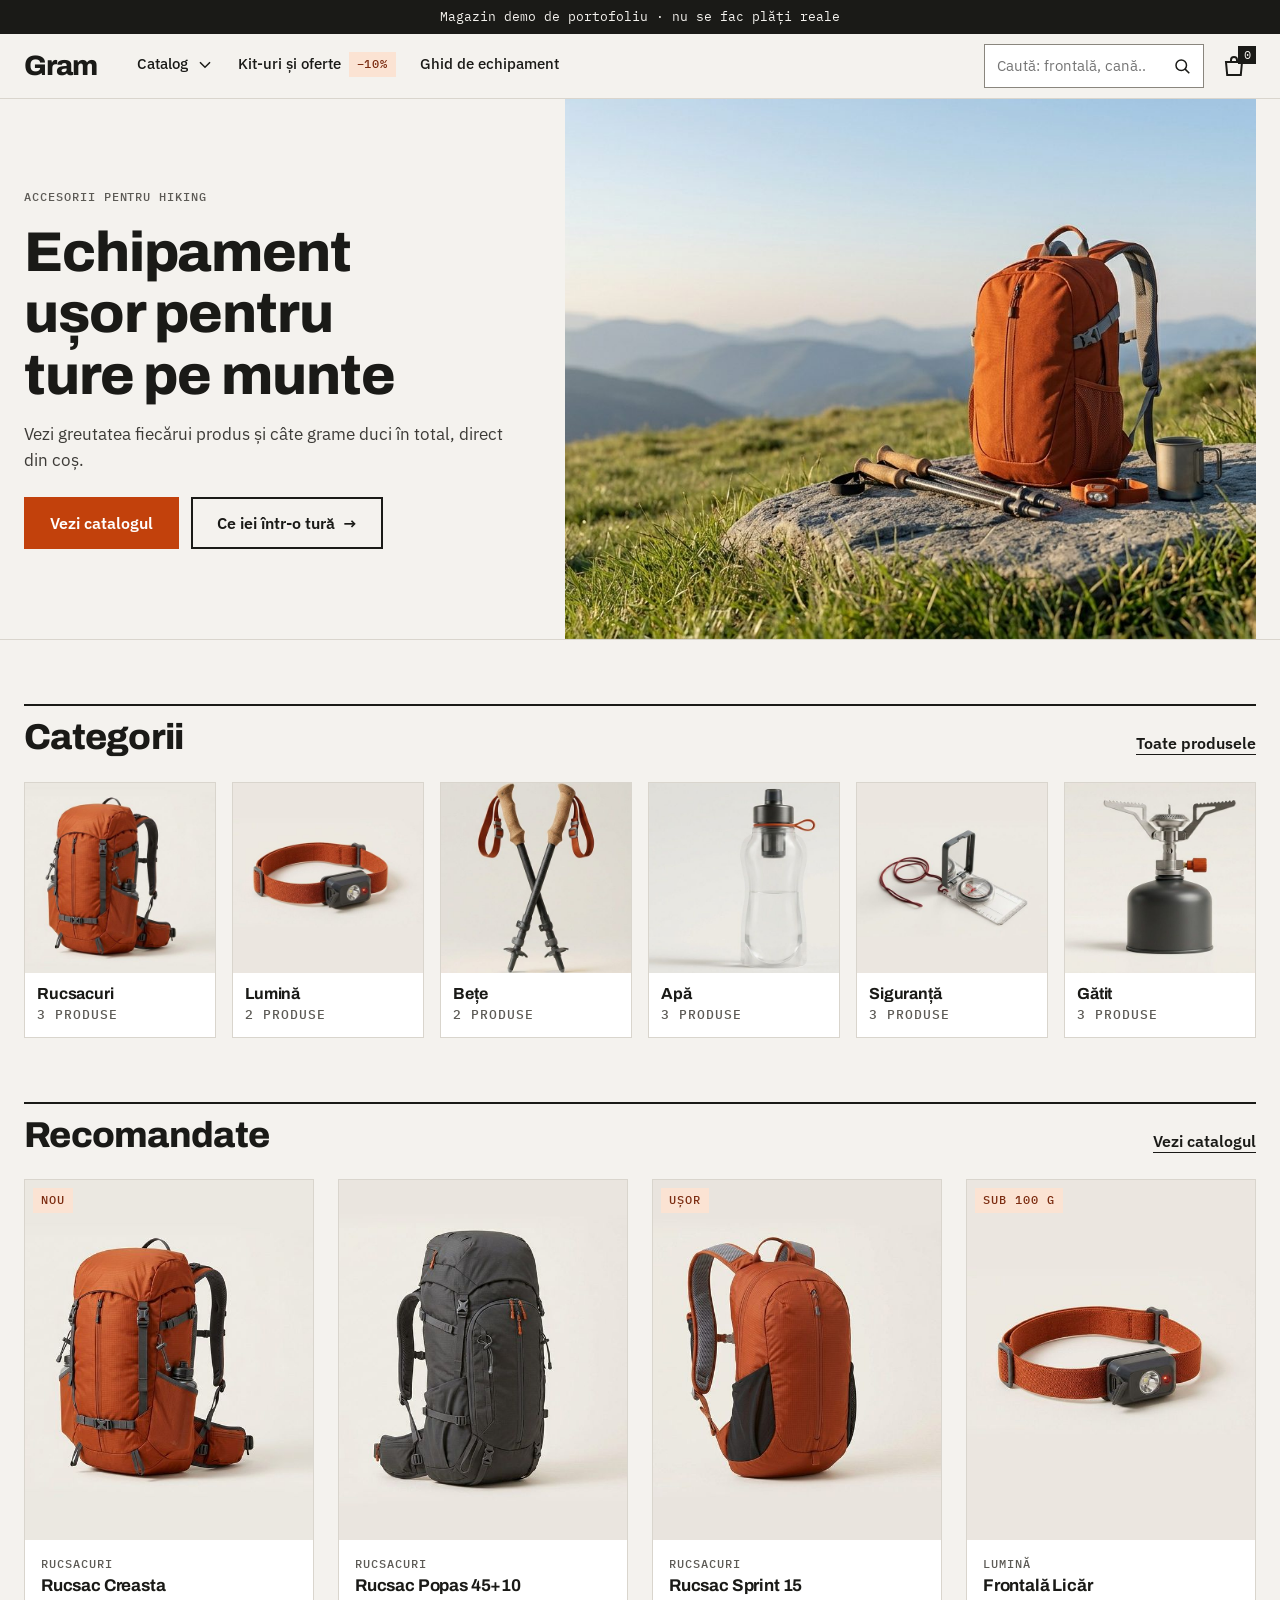
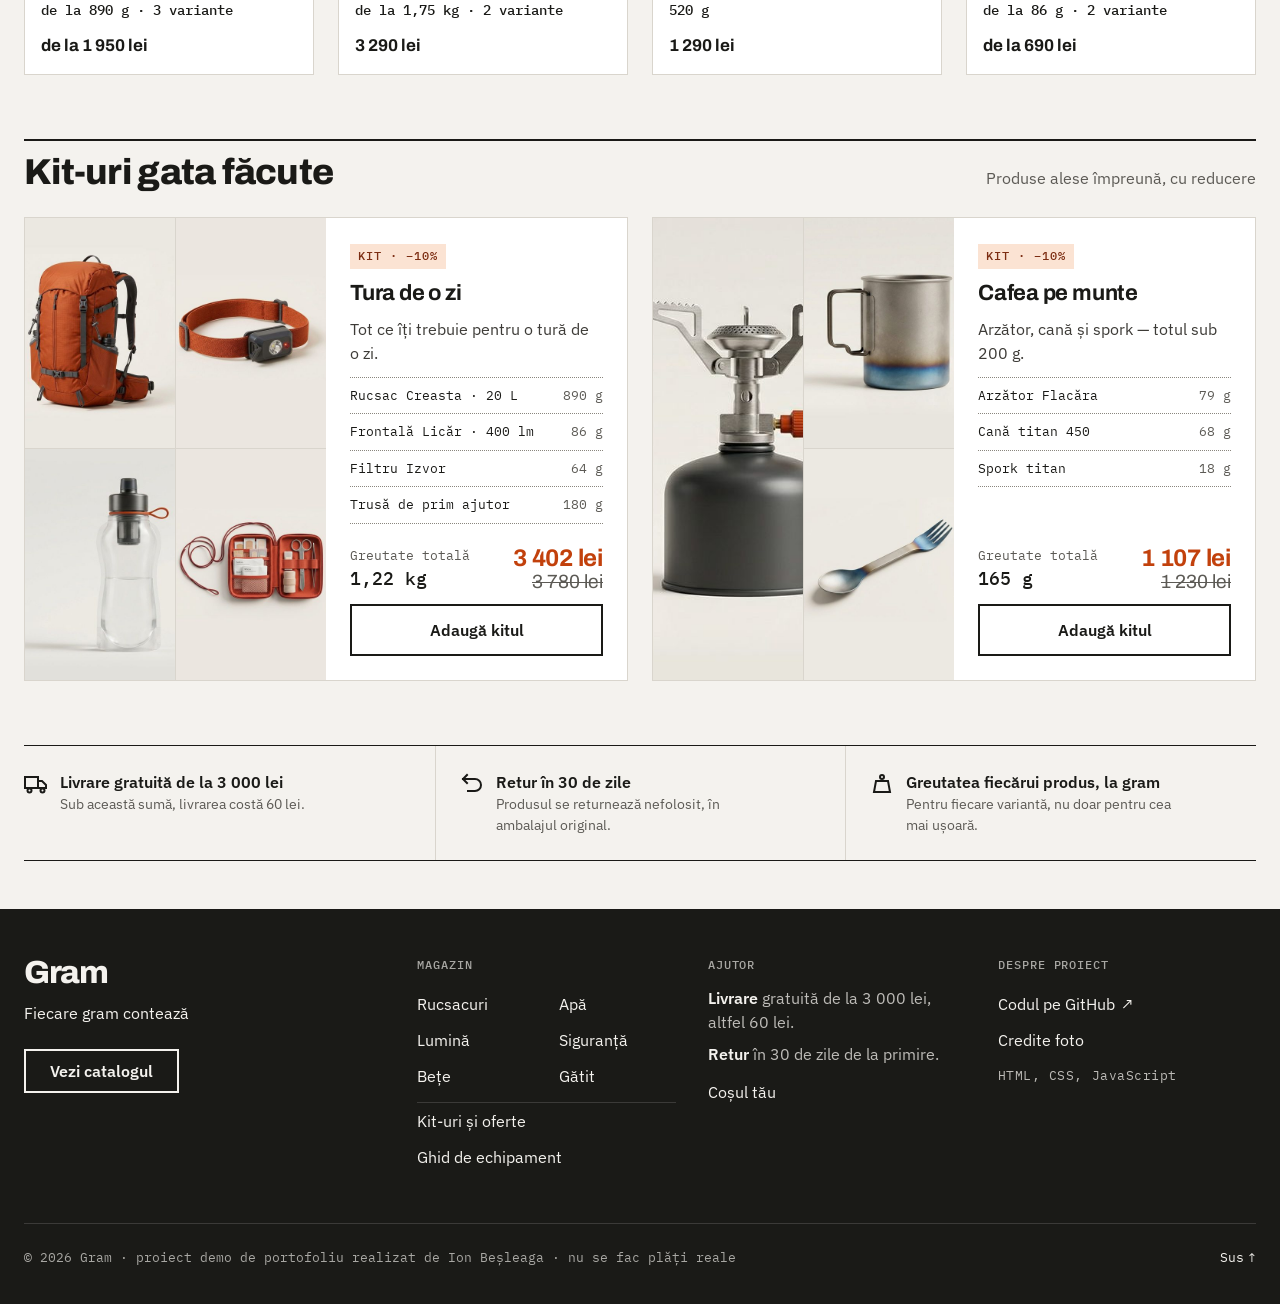
<file: index.html>
<!DOCTYPE html>
<html lang="ro">
<head>
  <meta charset="UTF-8">
  <meta name="viewport" content="width=device-width, initial-scale=1">
  <title>Gram — accesorii ușoare pentru hiking (magazin demo)</title>
  <meta name="description" content="Gram: magazin demo de accesorii pentru hiking. Rucsacuri, frontale, bețe și echipament de gătit, cu greutatea fiecărui produs la gram.">
  <link rel="icon" href="data:image/svg+xml,%3Csvg xmlns='http://www.w3.org/2000/svg' viewBox='0 0 32 32'%3E%3Crect width='32' height='32' fill='%23C2410C'/%3E%3Ctext x='16' y='23' font-family='Arial' font-weight='800' font-size='20' fill='%23fff' text-anchor='middle'%3EG%3C/text%3E%3C/svg%3E">
  <!-- Previzualizarea când linkul e trimis pe LinkedIn, Telegram, Facebook etc. -->
  <meta property="og:type" content="website">
  <meta property="og:site_name" content="Gram">
  <meta property="og:locale" content="ro_RO">
  <meta property="og:title" content="Gram — accesorii ușoare pentru hiking (magazin demo)">
  <meta property="og:description" content="Gram: magazin demo de accesorii pentru hiking. Rucsacuri, frontale, bețe și echipament de gătit, cu greutatea fiecărui produs la gram.">
  <link rel="canonical" href="https://gram-magazin-demo.pages.dev/">
  <meta property="og:url" content="https://gram-magazin-demo.pages.dev/">
  <meta property="og:image" content="https://gram-magazin-demo.pages.dev/images/og-gram.jpg">
  <meta property="og:image:width" content="1200">
  <meta property="og:image:height" content="630">
  <meta property="og:image:alt" content="Echipament de hiking pe fundal deschis: rucsac, frontală, cană, bețe pliate, busolă și spork">
  <meta name="twitter:card" content="summary_large_image">
  <link rel="preconnect" href="https://fonts.googleapis.com">
  <link rel="preconnect" href="https://fonts.gstatic.com" crossorigin>
  <link rel="stylesheet" href="https://fonts.googleapis.com/css2?family=Archivo:wght@700;800&family=IBM+Plex+Mono:wght@400;500&family=IBM+Plex+Sans:wght@400;500;600&display=swap">
  <link rel="stylesheet" href="css/style.css?v=2026112401">
</head>
<body data-page="home">
  <a class="skip-link" href="#main">Sari la conținut</a>

  <!-- Header-ul și footer-ul sunt completate de main.js -->
  <header id="site-header"></header>

  <main id="main">

    <!-- 1. Hero -->
    <section class="hero" aria-labelledby="hero-title">
      <div class="container hero-inner">
        <div class="hero-text">
          <p class="eyebrow">Accesorii pentru hiking</p>
          <h1 id="hero-title">Echipament ușor pentru ture pe munte</h1>
          <p class="hero-lead">Vezi greutatea fiecărui produs și câte grame duci în total, direct din coș.</p>
          <div class="hero-actions">
            <a class="btn btn-primary" href="catalog.html">Vezi catalogul</a>
            <a class="btn btn-secondary" href="ghid.html">Ce iei într-o tură <span aria-hidden="true">→</span></a>
          </div>
        </div>
        <div class="hero-media">
          <!-- Prima poză vizibilă: fără loading="lazy" -->
          <img src="images/hero.jpg" alt="Rucsac portocaliu pe o piatră, lângă bețe de trekking, o frontală și o cană, pe o pajiște cu munți în spate" width="1408" height="768" fetchpriority="high">
        </div>
      </div>
    </section>

    <!-- 2. Categorii -->
    <section class="section" aria-labelledby="categories-title">
      <div class="container">
        <div class="section-head" data-reveal>
          <h2 id="categories-title">Categorii</h2>
          <a class="text-link" href="catalog.html">Toate produsele</a>
        </div>
        <div class="category-grid" id="category-grid"></div>
      </div>
    </section>

    <!-- 3. Recomandate (înaintea kit-urilor: pe telefon, produsele apar mai repede) -->
    <section class="section" aria-labelledby="featured-title">
      <div class="container">
        <div class="section-head" data-reveal>
          <h2 id="featured-title">Recomandate</h2>
          <a class="text-link" href="catalog.html">Vezi catalogul</a>
        </div>
        <div class="product-grid row-of-4" id="featured-grid"></div>
      </div>
    </section>

    <!-- 4. Kit-uri -->
    <section class="section" id="kituri" aria-labelledby="kits-title">
      <div class="container">
        <div class="section-head" data-reveal>
          <h2 id="kits-title">Kit-uri gata făcute</h2>
          <p class="text-muted">Produse alese împreună, cu reducere</p>
        </div>
        <div class="kit-grid" id="kit-grid"></div>
      </div>
    </section>

    <!-- 5. Bandă cu 3 informații (textele cu cifre le pune main.js din SHOP) -->
    <section class="container" aria-label="Livrare, retur și greutate">
      <ul class="info-band">
        <li class="info-item" data-reveal data-reveal-delay="80">
          <svg class="icon" viewBox="0 0 24 24" fill="none" stroke="currentColor" stroke-width="2" stroke-linecap="square" aria-hidden="true" focusable="false"><path d="M1 5h13v11H1zM14 9h4l4 4v3h-8z"/><circle cx="5.5" cy="18.5" r="2"/><circle cx="18.5" cy="18.5" r="2"/></svg>
          <div>
            <strong id="free-shipping-text">Livrare gratuită</strong>
            <p id="shipping-cost-text"></p>
          </div>
        </li>
        <li class="info-item" data-reveal data-reveal-delay="80">
          <svg class="icon" viewBox="0 0 24 24" fill="none" stroke="currentColor" stroke-width="2" stroke-linecap="square" aria-hidden="true" focusable="false"><path d="M3 7h12a6 6 0 0 1 0 12H8"/><path d="M7 3 3 7l4 4"/></svg>
          <div>
            <strong id="return-text">Retur</strong>
            <p>Produsul se returnează nefolosit, în ambalajul original.</p>
          </div>
        </li>
        <li class="info-item" data-reveal data-reveal-delay="80">
          <svg class="icon" viewBox="0 0 24 24" fill="none" stroke="currentColor" stroke-width="2" stroke-linecap="square" aria-hidden="true" focusable="false"><circle cx="12" cy="5" r="2"/><path d="M6 9h12l2 11H4z"/></svg>
          <div>
            <strong>Greutatea fiecărui produs, la gram</strong>
            <p>Pentru fiecare variantă, nu doar pentru cea mai ușoară.</p>
          </div>
        </li>
      </ul>
    </section>

  </main>

  <footer id="site-footer"></footer>

  <script src="js/products.js?v=2026101506"></script>
  <script src="js/cart.js?v=2026101506"></script>
  <script src="js/main.js?v=2026101506"></script>
</body>
</html>
</file>
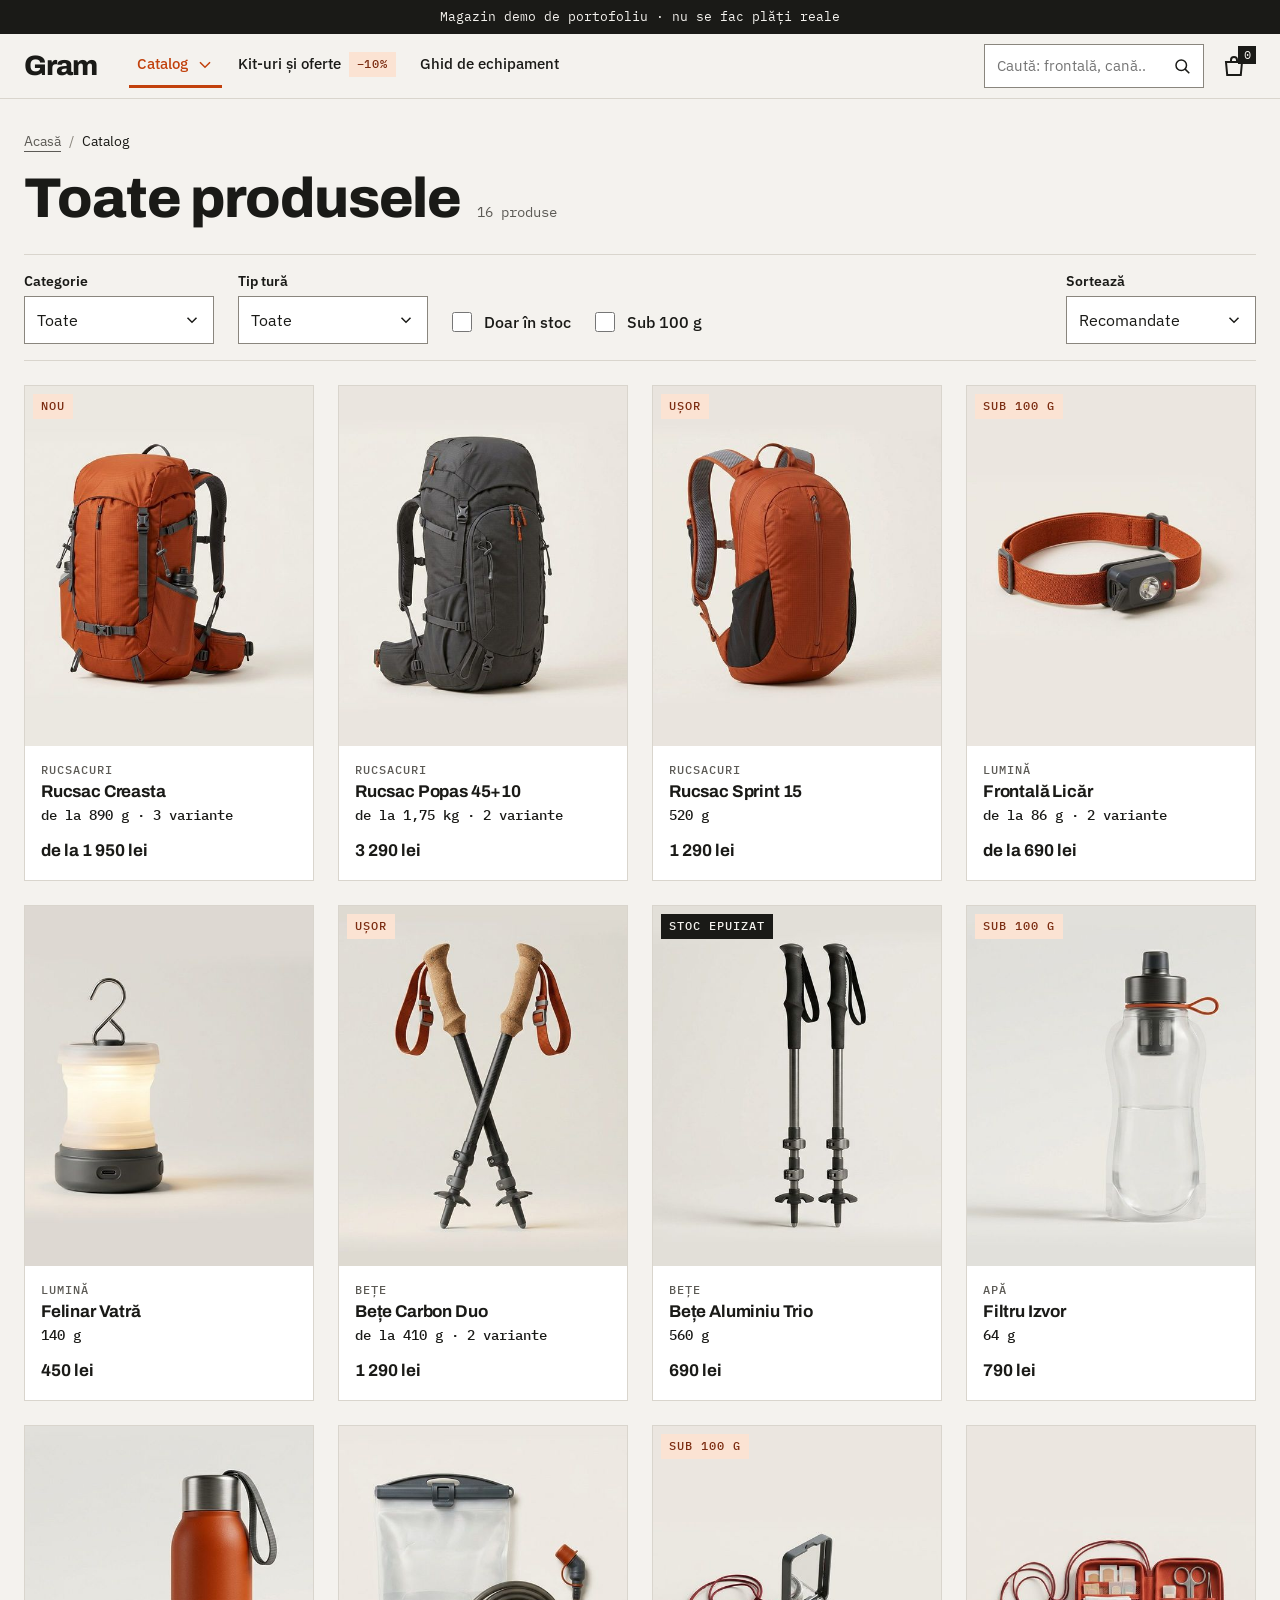
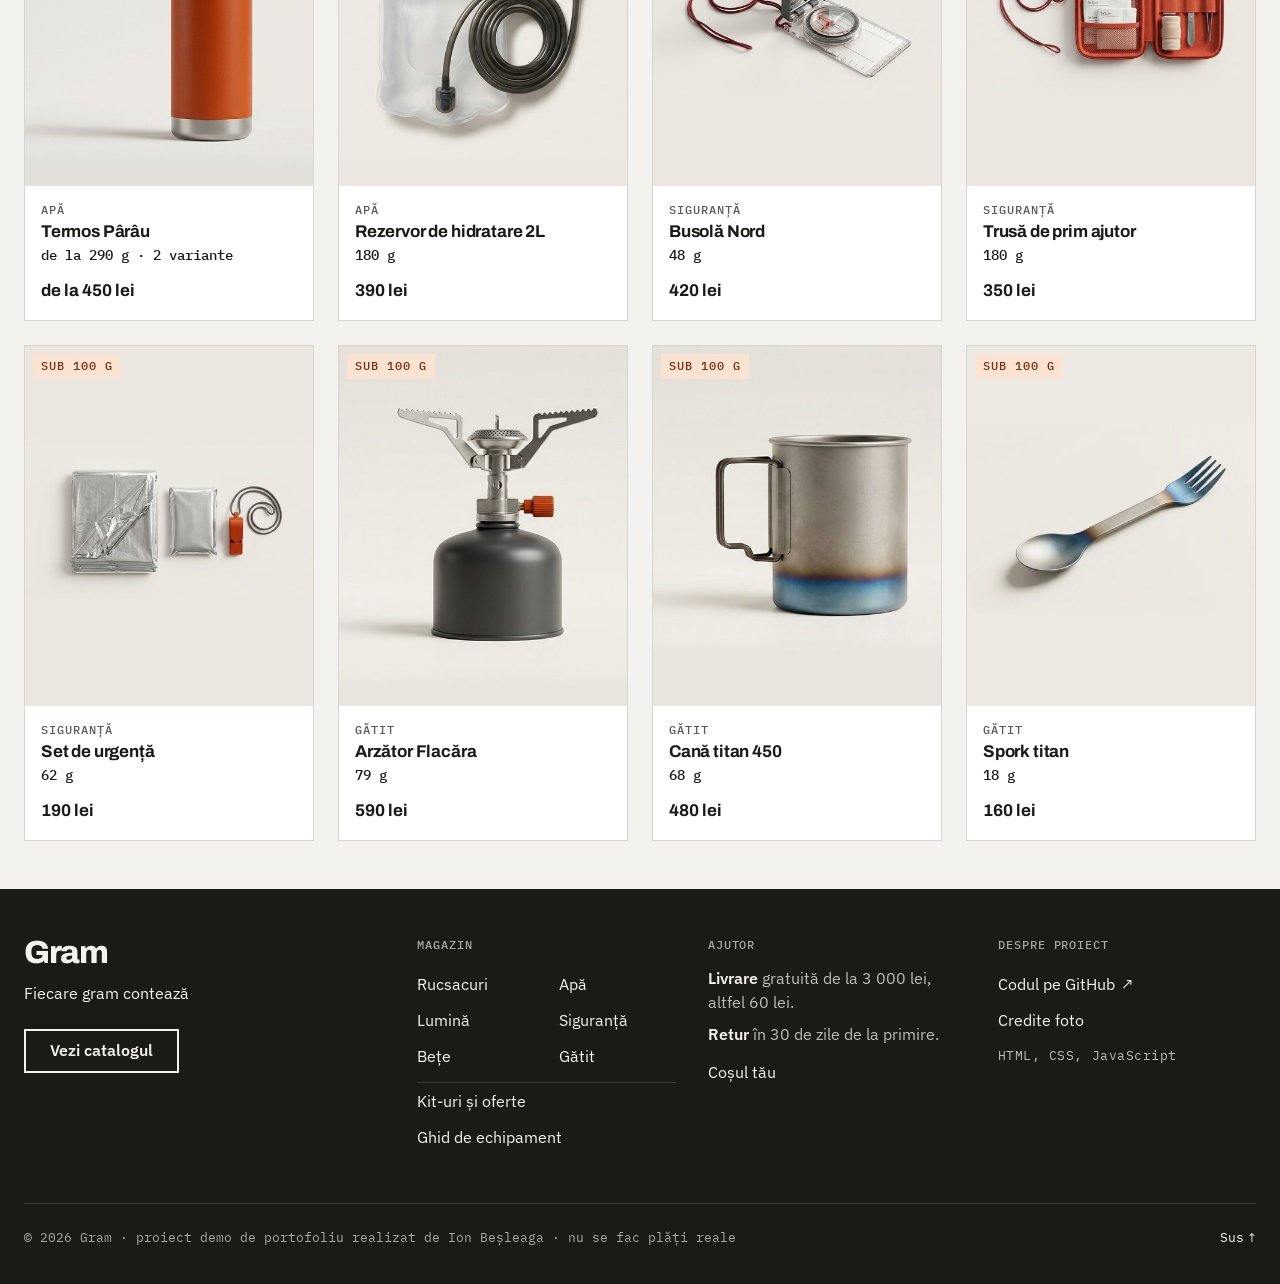
<file: catalog.html>
<!DOCTYPE html>
<html lang="ro">
<head>
  <meta charset="UTF-8">
  <meta name="viewport" content="width=device-width, initial-scale=1">
  <title>Catalog — Gram (magazin demo)</title>
  <meta name="description" content="Catalogul Gram: rucsacuri, lumini, bețe, apă, siguranță și gătit pentru hiking, cu greutatea fiecărei variante. Magazin demo.">
  <link rel="icon" href="data:image/svg+xml,%3Csvg xmlns='http://www.w3.org/2000/svg' viewBox='0 0 32 32'%3E%3Crect width='32' height='32' fill='%23C2410C'/%3E%3Ctext x='16' y='23' font-family='Arial' font-weight='800' font-size='20' fill='%23fff' text-anchor='middle'%3EG%3C/text%3E%3C/svg%3E">
  <!-- Previzualizarea când linkul e trimis pe LinkedIn, Telegram, Facebook etc. -->
  <meta property="og:type" content="website">
  <meta property="og:site_name" content="Gram">
  <meta property="og:locale" content="ro_RO">
  <meta property="og:title" content="Catalog — Gram (magazin demo)">
  <meta property="og:description" content="Catalogul Gram: rucsacuri, lumini, bețe, apă, siguranță și gătit pentru hiking, cu greutatea fiecărei variante. Magazin demo.">
  <link rel="canonical" href="https://gram-magazin-demo.pages.dev/catalog">
  <meta property="og:url" content="https://gram-magazin-demo.pages.dev/catalog">
  <meta property="og:image" content="https://gram-magazin-demo.pages.dev/images/og-gram.jpg">
  <meta property="og:image:width" content="1200">
  <meta property="og:image:height" content="630">
  <meta property="og:image:alt" content="Echipament de hiking pe fundal deschis: rucsac, frontală, cană, bețe pliate, busolă și spork">
  <meta name="twitter:card" content="summary_large_image">
  <link rel="preconnect" href="https://fonts.googleapis.com">
  <link rel="preconnect" href="https://fonts.gstatic.com" crossorigin>
  <link rel="stylesheet" href="https://fonts.googleapis.com/css2?family=Archivo:wght@700;800&family=IBM+Plex+Mono:wght@400;500&family=IBM+Plex+Sans:wght@400;500;600&display=swap">
  <link rel="stylesheet" href="css/style.css?v=2026112401">
</head>
<body data-page="catalog">
  <a class="skip-link" href="#main">Sari la conținut</a>

  <header id="site-header"></header>

  <main id="main">
    <div class="container">

      <!-- Titlul, breadcrumb-ul și numărul de produse le pune main.js -->
      <div class="page-head">
        <nav class="breadcrumb" aria-label="Breadcrumb">
          <ol id="catalog-crumb"></ol>
        </nav>
        <div class="page-title-row">
          <h1 id="catalog-title" tabindex="-1">Catalog</h1>
          <!-- aria-live: cititoarele de ecran anunță numărul nou după fiecare filtru -->
          <p class="page-count" id="catalog-count" aria-live="polite"></p>
        </div>
        <p class="catalog-search" id="catalog-search" hidden>
          <span>Rezultate pentru „<strong id="catalog-search-term"></strong>”</span>
          <button class="text-btn" type="button" data-clear-search>Șterge căutarea</button>
        </p>
      </div>

      <!-- Filtre și sortare: main.js actualizează grila și adresa (?cat=...&sort=...) -->
      <div id="catalog-filters">
        <div class="catalog-toolbar">
          <button class="btn btn-secondary filters-toggle" type="button" aria-expanded="false" aria-controls="filters-panel">
            <svg class="icon icon-sm" viewBox="0 0 24 24" fill="none" stroke="currentColor" stroke-width="2" stroke-linecap="square" aria-hidden="true" focusable="false"><path d="M4 6h9M17 6h3M4 12h3M11 12h9M4 18h11M19 18h1"/><path d="M15 4v4M9 10v4M17 16v4"/></svg>
            Filtre și sortare<span id="filters-toggle-count"></span>
          </button>
        </div>

        <form class="filters" id="filters-panel" aria-label="Filtre și sortare">
          <div class="field">
            <label class="field-label" for="filter-category">Categorie</label>
            <select class="select" id="filter-category" name="cat"></select>
          </div>

          <div class="field">
            <label class="field-label" for="filter-trip">Tip tură</label>
            <select class="select" id="filter-trip" name="trip"></select>
          </div>

          <label class="check">
            <input type="checkbox" id="filter-stock" name="stock">
            Doar în stoc
          </label>

          <label class="check">
            <input type="checkbox" id="filter-light" name="light">
            Sub 100 g
          </label>

          <div class="field field-sort">
            <label class="field-label" for="sort">Sortează</label>
            <select class="select" id="sort" name="sort">
              <option value="recomandate">Recomandate</option>
              <option value="pret-crescator">Preț crescător</option>
              <option value="pret-descrescator">Preț descrescător</option>
              <option value="usoare">Cele mai ușoare</option>
            </select>
          </div>
        </form>
      </div>

      <section aria-labelledby="catalog-title">
        <div class="product-grid" id="catalog-grid"></div>

        <!-- Când filtrele nu găsesc nimic -->
        <div class="empty-state" id="catalog-empty" hidden>
          <p>Niciun produs nu se potrivește filtrelor alese.</p>
          <button class="btn btn-secondary" type="button" data-reset-filters>Resetează filtrele</button>
        </div>
      </section>

    </div>
  </main>

  <footer id="site-footer"></footer>

  <script src="js/products.js?v=2026101506"></script>
  <script src="js/cart.js?v=2026101506"></script>
  <script src="js/main.js?v=2026101506"></script>
</body>
</html>
</file>
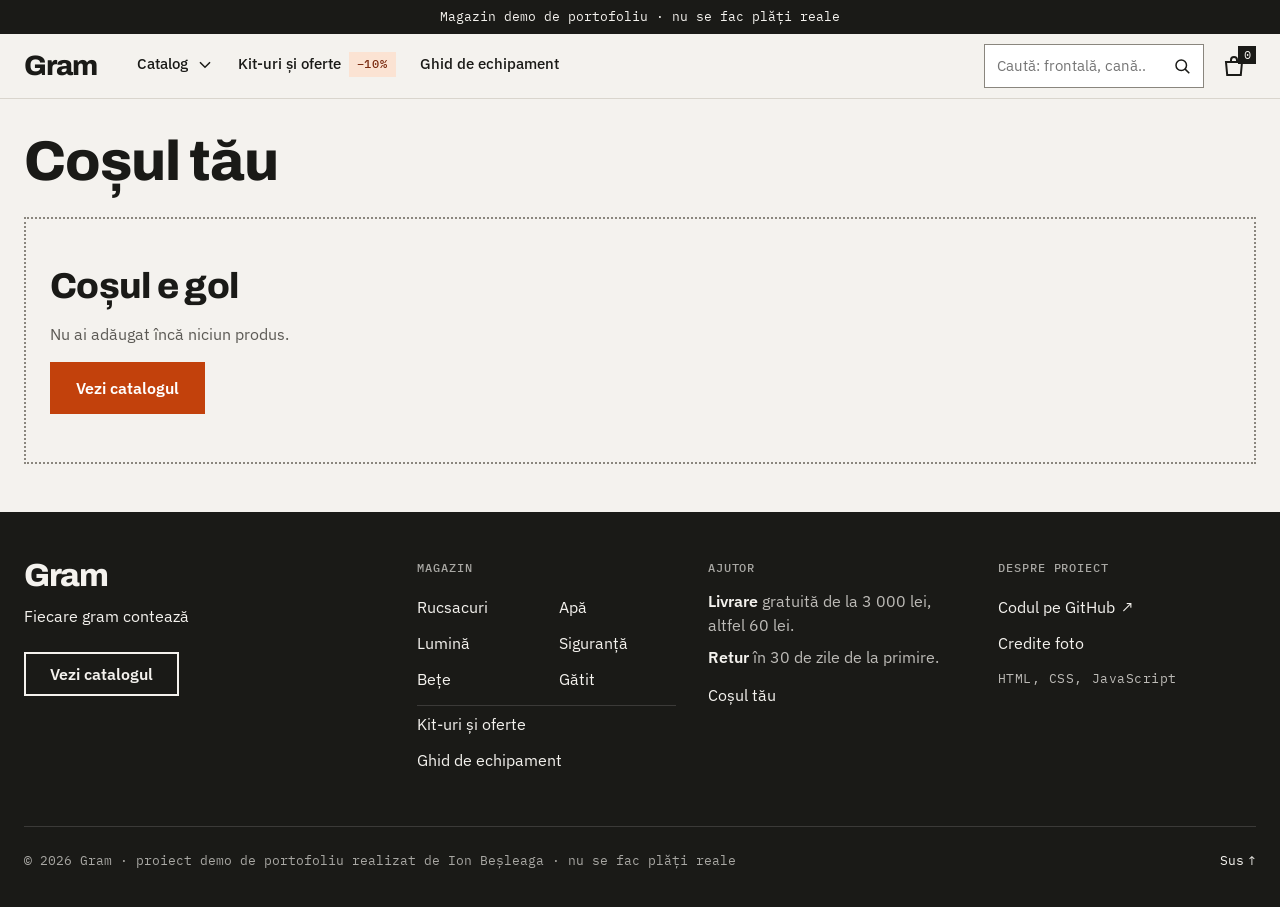
<file: checkout.html>
<!DOCTYPE html>
<html lang="ro">
<head>
  <meta charset="UTF-8">
  <meta name="viewport" content="width=device-width, initial-scale=1">
  <title>Checkout — Gram (magazin demo)</title>
  <meta name="description" content="Finalizarea unei comenzi de test în magazinul demo Gram: contact, livrare și plată. Nu se face nicio plată.">
  <link rel="icon" href="data:image/svg+xml,%3Csvg xmlns='http://www.w3.org/2000/svg' viewBox='0 0 32 32'%3E%3Crect width='32' height='32' fill='%23C2410C'/%3E%3Ctext x='16' y='23' font-family='Arial' font-weight='800' font-size='20' fill='%23fff' text-anchor='middle'%3EG%3C/text%3E%3C/svg%3E">
  <!-- Previzualizarea când linkul e trimis pe LinkedIn, Telegram, Facebook etc. -->
  <meta property="og:type" content="website">
  <meta property="og:site_name" content="Gram">
  <meta property="og:locale" content="ro_RO">
  <meta property="og:title" content="Checkout — Gram (magazin demo)">
  <meta property="og:description" content="Finalizarea unei comenzi de test în magazinul demo Gram: contact, livrare și plată. Nu se face nicio plată.">
  <link rel="canonical" href="https://gram-magazin-demo.pages.dev/checkout">
  <meta property="og:url" content="https://gram-magazin-demo.pages.dev/checkout">
  <meta property="og:image" content="https://gram-magazin-demo.pages.dev/images/og-gram.jpg">
  <meta property="og:image:width" content="1200">
  <meta property="og:image:height" content="630">
  <meta property="og:image:alt" content="Echipament de hiking pe fundal deschis: rucsac, frontală, cană, bețe pliate, busolă și spork">
  <meta name="twitter:card" content="summary_large_image">
  <link rel="preconnect" href="https://fonts.googleapis.com">
  <link rel="preconnect" href="https://fonts.gstatic.com" crossorigin>
  <link rel="stylesheet" href="https://fonts.googleapis.com/css2?family=Archivo:wght@700;800&family=IBM+Plex+Mono:wght@400;500&family=IBM+Plex+Sans:wght@400;500;600&display=swap">
  <link rel="stylesheet" href="css/style.css?v=2026112401">
</head>
<!-- data-header="simple": header fără meniu, ca să nu distragă -->
<body data-page="checkout" data-header="simple">
  <a class="skip-link" href="#main">Sari la conținut</a>

  <header id="site-header"></header>

  <main id="main">
    <div class="container">

      <div class="page-head">
        <h1>Finalizează comanda</h1>
      </div>

      <p class="notice">
        <svg class="icon" viewBox="0 0 24 24" fill="none" stroke="currentColor" stroke-width="2" stroke-linecap="square" aria-hidden="true" focusable="false"><circle cx="12" cy="12" r="9"/><path d="M12 11v6M12 7v1"/></svg>
        Aceasta este o comandă de test. Nu se face nicio plată.
      </p>

      <div class="checkout-layout section">

        <!-- Mobil: sumarul comenzii, pliabil, deasupra formularului -->
        <details class="summary-mobile">
          <summary>
            Sumarul comenzii
            <span class="summary-mobile-total" id="summary-mobile-total"></span>
          </summary>
          <div class="summary-mobile-body" id="summary-mobile-body"></div>
        </details>

        <!-- novalidate: verificarea o face main.js, cu mesaje în română sub fiecare câmp -->
        <form class="checkout-form" id="checkout-form" action="confirmare.html" novalidate>

          <!-- 1. Contact -->
          <div class="checkout-step">
            <fieldset>
              <legend><span class="step-num">1</span>Contact</legend>
              <div class="form-stack">
                <div class="field">
                  <label class="field-label" for="email">E-mail</label>
                  <input class="input" id="email" name="email" type="email" autocomplete="email" required aria-describedby="email-hint email-error">
                  <p class="field-hint" id="email-hint">Aici ai primi confirmarea comenzii.</p>
                  <p class="field-error" id="email-error" hidden></p>
                </div>
                <div class="field">
                  <label class="field-label" for="phone">Telefon <span class="optional">(opțional)</span></label>
                  <input class="input" id="phone" name="phone" type="tel" autocomplete="tel" aria-describedby="phone-hint phone-error">
                  <p class="field-hint" id="phone-hint">Doar pentru curier, dacă are nevoie să te sune.</p>
                  <p class="field-error" id="phone-error" hidden></p>
                </div>
              </div>
            </fieldset>
          </div>

          <!-- 2. Livrare -->
          <div class="checkout-step">
            <fieldset>
              <legend><span class="step-num">2</span>Livrare</legend>
              <div class="form-stack">
                <div class="field">
                  <label class="field-label" for="family-name">Nume</label>
                  <input class="input" id="family-name" name="family-name" type="text" autocomplete="family-name" required aria-describedby="family-name-error">
                  <p class="field-error" id="family-name-error" hidden></p>
                </div>
                <div class="field">
                  <label class="field-label" for="given-name">Prenume</label>
                  <input class="input" id="given-name" name="given-name" type="text" autocomplete="given-name" required aria-describedby="given-name-error">
                  <p class="field-error" id="given-name-error" hidden></p>
                </div>
                <div class="field">
                  <label class="field-label" for="city">Oraș</label>
                  <input class="input" id="city" name="city" type="text" autocomplete="address-level2" required aria-describedby="city-error">
                  <p class="field-error" id="city-error" hidden></p>
                </div>

                <div class="choice-group" role="radiogroup" aria-labelledby="delivery-label">
                  <p class="choice-group-label" id="delivery-label">Metoda de livrare</p>
                  <label class="choice">
                    <input type="radio" name="delivery" value="curier" checked>
                    <span>
                      <strong>Curier</strong>
                      <span>Coletul vine la adresa ta.</span>
                    </span>
                  </label>
                  <label class="choice">
                    <input type="radio" name="delivery" value="oficiu">
                    <span>
                      <strong>Ridicare din oficiu</strong>
                      <span>Ridici coletul din oficiul curierului din orașul tău.</span>
                    </span>
                  </label>
                </div>

                <!-- Adresa: doar pentru livrarea prin curier (main.js o ascunde la „Ridicare din oficiu”) -->
                <div class="form-stack" id="address-fields">
                  <div class="field">
                    <label class="field-label" for="address">Adresă</label>
                    <input class="input" id="address" name="address" type="text" autocomplete="street-address" required aria-describedby="address-hint address-error">
                    <p class="field-hint" id="address-hint">Strada, numărul, blocul și apartamentul.</p>
                    <p class="field-error" id="address-error" hidden></p>
                  </div>
                  <div class="field">
                    <label class="field-label" for="postal-code">Cod poștal</label>
                    <input class="input input-short" id="postal-code" name="postal-code" type="text" autocomplete="postal-code" required aria-describedby="postal-code-hint postal-code-error">
                    <p class="field-hint" id="postal-code-hint">Ex: MD-2001</p>
                    <p class="field-error" id="postal-code-error" hidden></p>
                  </div>
                </div>
              </div>
            </fieldset>
          </div>

          <!-- 3. Plată -->
          <div class="checkout-step">
            <fieldset>
              <legend><span class="step-num">3</span>Plată</legend>
              <div class="choice-group">
                <label class="choice">
                  <input type="radio" name="payment" value="ramburs" checked>
                  <span>
                    <strong>Plată la livrare (demo)</strong>
                    <span>Într-un magazin real, ai plăti curierului la primire.</span>
                  </span>
                </label>

                <label class="choice is-disabled">
                  <input type="radio" name="payment" value="card" disabled>
                  <span>
                    <strong>Card bancar</strong>
                    <span>Indisponibil în demo.</span>
                  </span>
                </label>

                <!-- Câmpurile de card: vizibile, dar dezactivate -->
                <div class="card-fields">
                  <p class="field-hint">Plata cu cardul nu este activă în demo.</p>
                  <div class="form-stack">
                    <div class="field">
                      <label class="field-label" for="cc-number">Numărul cardului</label>
                      <input class="input" id="cc-number" name="cc-number" type="text" inputmode="numeric" autocomplete="cc-number" disabled>
                    </div>
                    <div class="field-row">
                      <div class="field">
                        <label class="field-label" for="cc-exp">Expiră (LL/AA)</label>
                        <input class="input" id="cc-exp" name="cc-exp" type="text" inputmode="numeric" autocomplete="cc-exp" disabled>
                      </div>
                      <div class="field">
                        <label class="field-label" for="cc-csc">CVC</label>
                        <input class="input" id="cc-csc" name="cc-csc" type="text" inputmode="numeric" autocomplete="cc-csc" disabled>
                      </div>
                    </div>
                  </div>
                </div>
              </div>
            </fieldset>
          </div>

          <div class="place-order">
            <!-- Mesajul „Verifică 2 câmpuri marcate.” (aria-live: e citit cu voce) -->
            <p class="form-status" id="form-status" aria-live="polite"></p>
            <button class="btn btn-primary btn-block" type="submit">Plasează comanda de test</button>
            <p>Nu se face nicio plată și datele nu sunt trimise nicăieri.</p>
          </div>
        </form>

        <!-- Desktop: sumarul în dreapta -->
        <aside class="box order-summary summary-desktop" aria-labelledby="summary-desktop-title">
          <h2 id="summary-desktop-title">Sumarul comenzii</h2>
          <div id="summary-desktop-body"></div>
        </aside>

      </div>
    </div>
  </main>

  <footer id="site-footer"></footer>

  <script src="js/products.js?v=2026101506"></script>
  <script src="js/cart.js?v=2026101506"></script>
  <script src="js/main.js?v=2026101506"></script>
</body>
</html>
</file>
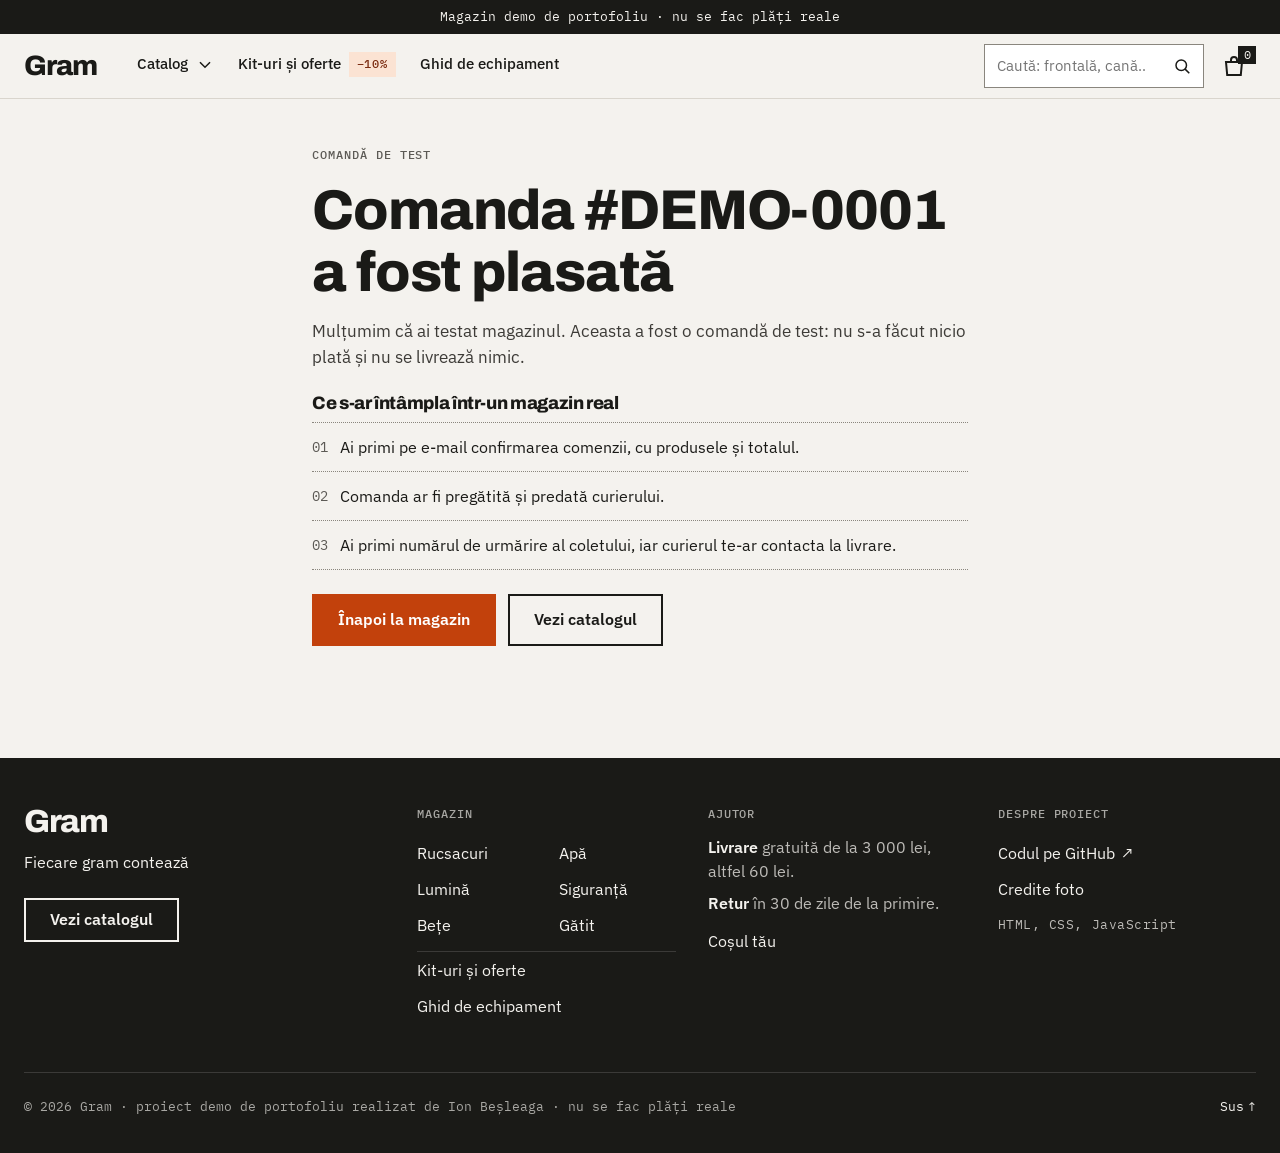
<file: confirmare.html>
<!DOCTYPE html>
<html lang="ro">
<head>
  <meta charset="UTF-8">
  <meta name="viewport" content="width=device-width, initial-scale=1">
  <title>Comanda a fost plasată — Gram (magazin demo)</title>
  <meta name="description" content="Confirmarea unei comenzi de test în magazinul demo Gram. Nu s-a făcut nicio plată și nu se livrează nimic.">
  <link rel="icon" href="data:image/svg+xml,%3Csvg xmlns='http://www.w3.org/2000/svg' viewBox='0 0 32 32'%3E%3Crect width='32' height='32' fill='%23C2410C'/%3E%3Ctext x='16' y='23' font-family='Arial' font-weight='800' font-size='20' fill='%23fff' text-anchor='middle'%3EG%3C/text%3E%3C/svg%3E">
  <!-- Previzualizarea când linkul e trimis pe LinkedIn, Telegram, Facebook etc. -->
  <meta property="og:type" content="website">
  <meta property="og:site_name" content="Gram">
  <meta property="og:locale" content="ro_RO">
  <meta property="og:title" content="Comanda a fost plasată — Gram (magazin demo)">
  <meta property="og:description" content="Confirmarea unei comenzi de test în magazinul demo Gram. Nu s-a făcut nicio plată și nu se livrează nimic.">
  <link rel="canonical" href="https://gram-magazin-demo.pages.dev/confirmare">
  <meta property="og:url" content="https://gram-magazin-demo.pages.dev/confirmare">
  <meta property="og:image" content="https://gram-magazin-demo.pages.dev/images/og-gram.jpg">
  <meta property="og:image:width" content="1200">
  <meta property="og:image:height" content="630">
  <meta property="og:image:alt" content="Echipament de hiking pe fundal deschis: rucsac, frontală, cană, bețe pliate, busolă și spork">
  <meta name="twitter:card" content="summary_large_image">
  <link rel="preconnect" href="https://fonts.googleapis.com">
  <link rel="preconnect" href="https://fonts.gstatic.com" crossorigin>
  <link rel="stylesheet" href="https://fonts.googleapis.com/css2?family=Archivo:wght@700;800&family=IBM+Plex+Mono:wght@400;500&family=IBM+Plex+Sans:wght@400;500;600&display=swap">
  <link rel="stylesheet" href="css/style.css?v=2026112401">
</head>
<body data-page="confirmation">
  <a class="skip-link" href="#main">Sari la conținut</a>

  <header id="site-header"></header>

  <main id="main">
    <div class="container message-page">
      <p class="eyebrow">Comandă de test</p>
      <!-- Numărul îl schimbă main.js cu cel al comenzii tale (dacă vii din checkout) -->
      <h1>Comanda <span class="nowrap" id="order-number">#DEMO-0001</span> a fost plasată</h1>
      <p class="lead">Mulțumim că ai testat magazinul. Aceasta a fost o comandă de test: nu s-a făcut nicio plată și nu se livrează nimic.</p>

      <!-- Detaliile comenzii: ascunse dacă pagina e deschisă direct -->
      <section class="order-details box" id="order-details" aria-labelledby="order-details-title" hidden>
        <h2 id="order-details-title">Rezumatul comenzii</h2>
        <dl class="summary-list order-meta">
          <div><dt>E-mail</dt><dd id="order-email"></dd></div>
          <div><dt>Livrare</dt><dd id="order-delivery"></dd></div>
        </dl>
        <div id="order-summary"></div>
      </section>

      <section class="next-steps" aria-labelledby="next-steps-title">
        <h2 id="next-steps-title">Ce s-ar întâmpla într-un magazin real</h2>
        <ol class="next-steps-list">
          <li>Ai primi pe e-mail confirmarea comenzii, cu produsele și totalul.</li>
          <li>Comanda ar fi pregătită și predată curierului.</li>
          <li>Ai primi numărul de urmărire al coletului, iar curierul te-ar contacta la livrare.</li>
        </ol>
      </section>

      <div class="message-actions">
        <a class="btn btn-primary" href="index.html">Înapoi la magazin</a>
        <a class="btn btn-secondary" href="catalog.html">Vezi catalogul</a>
      </div>
    </div>
  </main>

  <footer id="site-footer"></footer>

  <script src="js/products.js?v=2026101506"></script>
  <script src="js/cart.js?v=2026101506"></script>
  <script src="js/main.js?v=2026101506"></script>
</body>
</html>
</file>
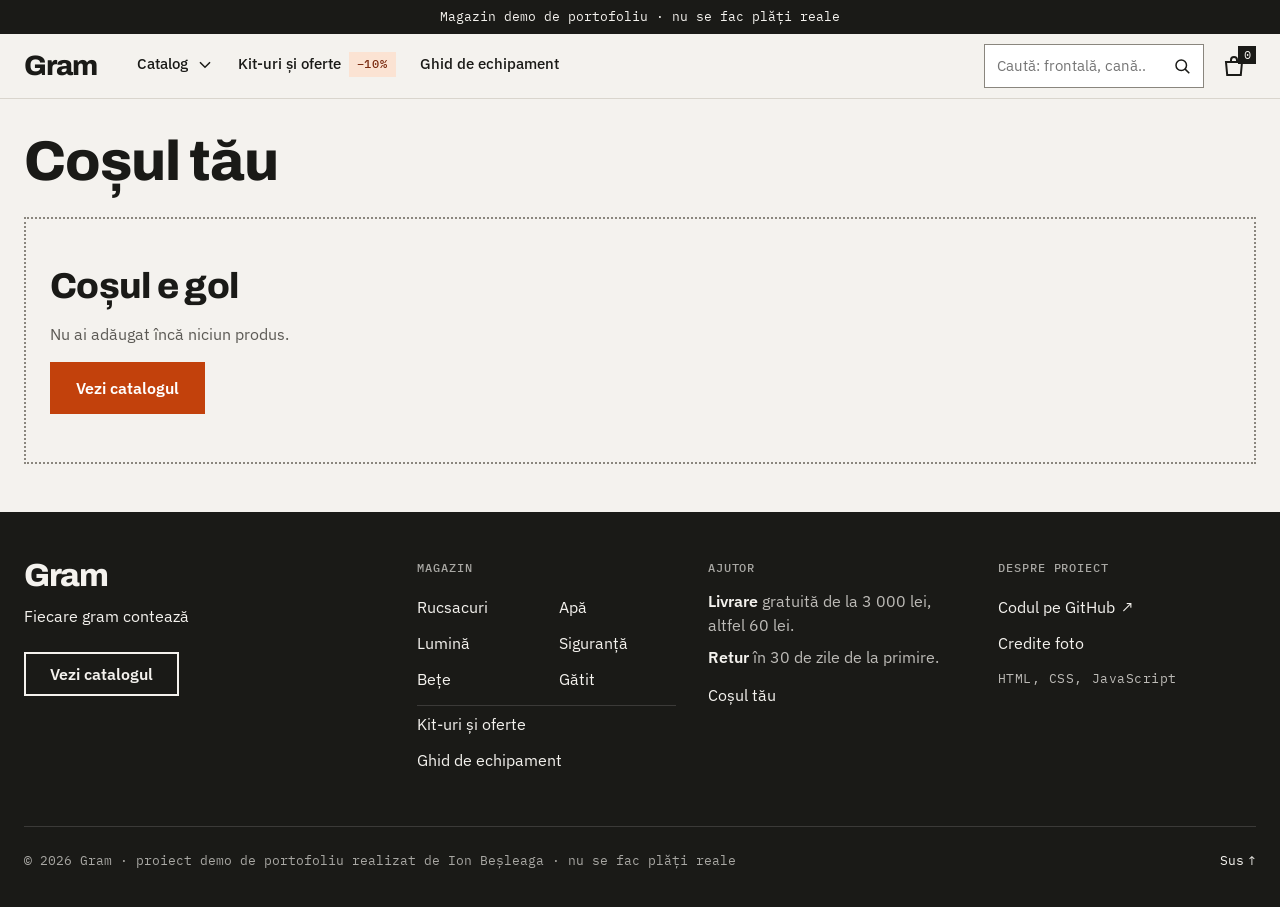
<file: cos.html>
<!DOCTYPE html>
<html lang="ro">
<head>
  <meta charset="UTF-8">
  <meta name="viewport" content="width=device-width, initial-scale=1">
  <title>Coșul tău — Gram (magazin demo)</title>
  <meta name="description" content="Coșul de cumpărături Gram: produsele alese, greutatea totală a echipamentului și costul livrării. Magazin demo, fără plăți reale.">
  <link rel="icon" href="data:image/svg+xml,%3Csvg xmlns='http://www.w3.org/2000/svg' viewBox='0 0 32 32'%3E%3Crect width='32' height='32' fill='%23C2410C'/%3E%3Ctext x='16' y='23' font-family='Arial' font-weight='800' font-size='20' fill='%23fff' text-anchor='middle'%3EG%3C/text%3E%3C/svg%3E">
  <!-- Previzualizarea când linkul e trimis pe LinkedIn, Telegram, Facebook etc. -->
  <meta property="og:type" content="website">
  <meta property="og:site_name" content="Gram">
  <meta property="og:locale" content="ro_RO">
  <meta property="og:title" content="Coșul tău — Gram (magazin demo)">
  <meta property="og:description" content="Coșul de cumpărături Gram: produsele alese, greutatea totală a echipamentului și costul livrării. Magazin demo, fără plăți reale.">
  <link rel="canonical" href="https://gram-magazin-demo.pages.dev/cos">
  <meta property="og:url" content="https://gram-magazin-demo.pages.dev/cos">
  <meta property="og:image" content="https://gram-magazin-demo.pages.dev/images/og-gram.jpg">
  <meta property="og:image:width" content="1200">
  <meta property="og:image:height" content="630">
  <meta property="og:image:alt" content="Echipament de hiking pe fundal deschis: rucsac, frontală, cană, bețe pliate, busolă și spork">
  <meta name="twitter:card" content="summary_large_image">
  <link rel="preconnect" href="https://fonts.googleapis.com">
  <link rel="preconnect" href="https://fonts.gstatic.com" crossorigin>
  <link rel="stylesheet" href="https://fonts.googleapis.com/css2?family=Archivo:wght@700;800&family=IBM+Plex+Mono:wght@400;500&family=IBM+Plex+Sans:wght@400;500;600&display=swap">
  <link rel="stylesheet" href="css/style.css?v=2026112401">
</head>
<body data-page="cart">
  <a class="skip-link" href="#main">Sari la conținut</a>

  <header id="site-header"></header>

  <main id="main">
    <div class="container">

      <div class="page-head">
        <div class="page-title-row">
          <h1 id="cart-title" tabindex="-1">Coșul tău</h1>
          <p class="page-count" id="cart-count"></p>
        </div>
      </div>

      <!-- Mesaje pentru cititoarele de ecran („Rucsac Sprint 15: 2 buc.”) -->
      <p class="visually-hidden" id="cart-status" aria-live="polite"></p>

      <!-- Conținutul coșului: îl completează main.js din localStorage -->
      <div class="cart-layout" id="cart-content">

        <div class="cart-main">
          <!-- Bara pentru livrare gratuită -->
          <div class="box cart-shipping" id="cart-shipping"></div>

          <!-- Produsele -->
          <section aria-labelledby="cart-items-title">
            <h2 class="visually-hidden" id="cart-items-title">Produse în coș</h2>
            <ul class="cart-items" id="cart-items"></ul>
          </section>

          <!-- Greutatea echipamentului -->
          <section class="box" id="cart-weight" aria-label="Greutatea echipamentului"></section>

          <!-- Kitul recomandat -->
          <section class="box kit-suggestion" id="cart-kit" aria-label="Kit recomandat"></section>
        </div>

        <!-- Sumarul -->
        <aside class="box cart-summary" aria-labelledby="summary-title">
          <h2 id="summary-title">Sumar</h2>
          <div id="cart-summary-rows"></div>
          <a class="btn btn-primary btn-block" href="checkout.html">Continuă spre checkout</a>
          <a class="text-link" href="catalog.html">Continuă cumpărăturile</a>
        </aside>
      </div>

      <!-- Coșul gol -->
      <div class="cart-empty" id="cart-empty" hidden>
        <h2 id="cart-empty-title" tabindex="-1">Coșul e gol</h2>
        <p class="text-muted">Nu ai adăugat încă niciun produs.</p>
        <a class="btn btn-primary" href="catalog.html">Vezi catalogul</a>
      </div>

    </div>
  </main>

  <footer id="site-footer"></footer>

  <script src="js/products.js?v=2026101506"></script>
  <script src="js/cart.js?v=2026101506"></script>
  <script src="js/main.js?v=2026101506"></script>
</body>
</html>
</file>
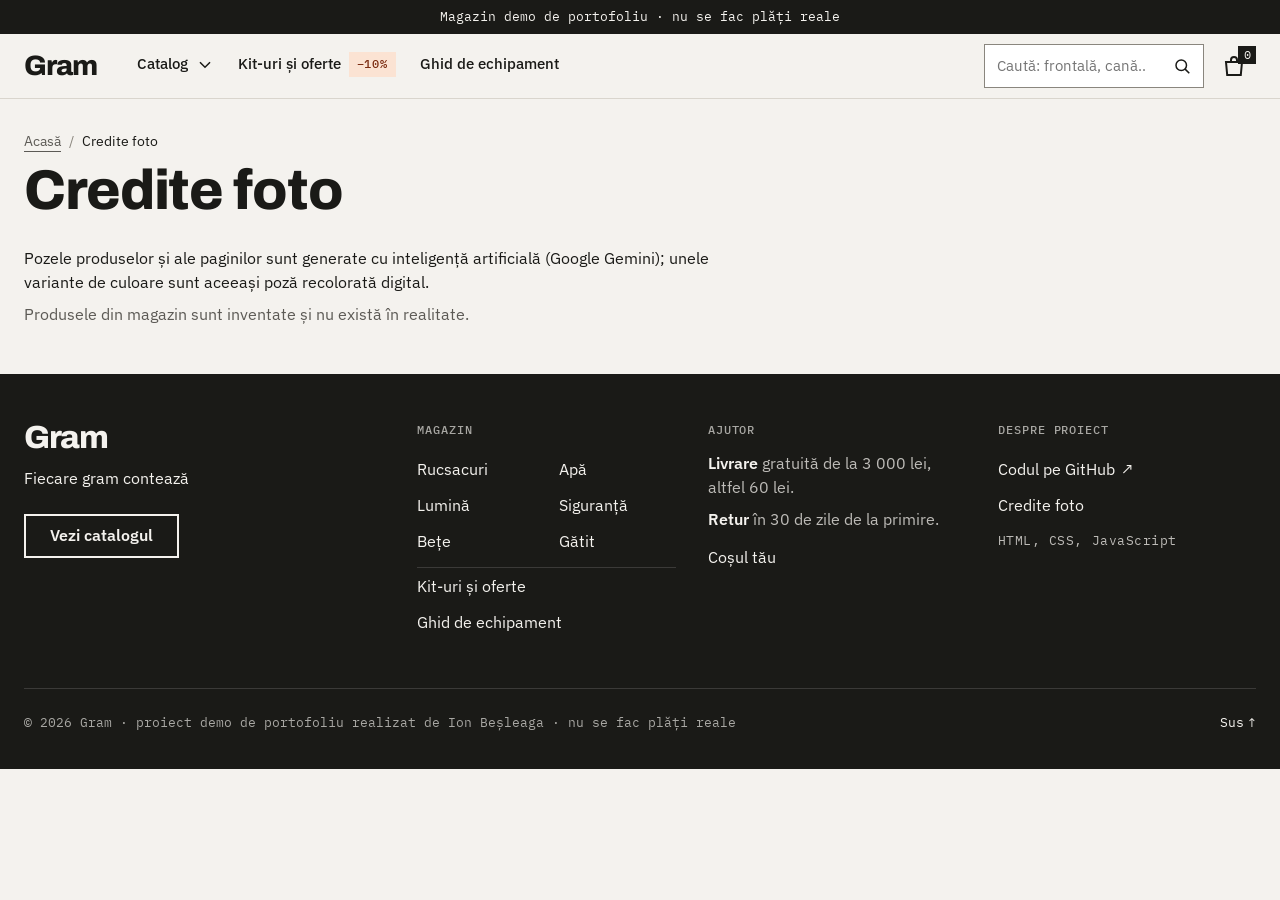
<file: credite.html>
<!DOCTYPE html>
<html lang="ro">
<head>
  <meta charset="UTF-8">
  <meta name="viewport" content="width=device-width, initial-scale=1">
  <title>Credite foto — Gram (magazin demo)</title>
  <meta name="description" content="De unde vin pozele din magazinul demo Gram: sunt generate cu inteligență artificială (Google Gemini).">
  <link rel="icon" href="data:image/svg+xml,%3Csvg xmlns='http://www.w3.org/2000/svg' viewBox='0 0 32 32'%3E%3Crect width='32' height='32' fill='%23C2410C'/%3E%3Ctext x='16' y='23' font-family='Arial' font-weight='800' font-size='20' fill='%23fff' text-anchor='middle'%3EG%3C/text%3E%3C/svg%3E">
  <!-- Previzualizarea când linkul e trimis pe LinkedIn, Telegram, Facebook etc. -->
  <meta property="og:type" content="website">
  <meta property="og:site_name" content="Gram">
  <meta property="og:locale" content="ro_RO">
  <meta property="og:title" content="Credite foto — Gram (magazin demo)">
  <meta property="og:description" content="De unde vin pozele din magazinul demo Gram: sunt generate cu inteligență artificială (Google Gemini).">
  <link rel="canonical" href="https://gram-magazin-demo.pages.dev/credite">
  <meta property="og:url" content="https://gram-magazin-demo.pages.dev/credite">
  <meta property="og:image" content="https://gram-magazin-demo.pages.dev/images/og-gram.jpg">
  <meta property="og:image:width" content="1200">
  <meta property="og:image:height" content="630">
  <meta property="og:image:alt" content="Echipament de hiking pe fundal deschis: rucsac, frontală, cană, bețe pliate, busolă și spork">
  <meta name="twitter:card" content="summary_large_image">
  <link rel="preconnect" href="https://fonts.googleapis.com">
  <link rel="preconnect" href="https://fonts.gstatic.com" crossorigin>
  <link rel="stylesheet" href="https://fonts.googleapis.com/css2?family=Archivo:wght@700;800&family=IBM+Plex+Mono:wght@400;500&family=IBM+Plex+Sans:wght@400;500;600&display=swap">
  <link rel="stylesheet" href="css/style.css?v=2026112401">
</head>
<body data-page="credits">
  <a class="skip-link" href="#main">Sari la conținut</a>

  <header id="site-header"></header>

  <main id="main">
    <div class="container credits-page">
      <div class="page-head">
        <nav class="breadcrumb" aria-label="Breadcrumb">
          <ol>
            <li><a href="index.html">Acasă</a></li>
            <li><span aria-current="page">Credite foto</span></li>
          </ol>
        </nav>
        <h1>Credite foto</h1>
      </div>

      <div class="credits-intro">
        <p>Pozele produselor și ale paginilor sunt generate cu inteligență artificială (Google Gemini); unele variante de culoare sunt aceeași poză recolorată digital.</p>
        <p class="text-muted">Produsele din magazin sunt inventate și nu există în realitate.</p>
      </div>
    </div>
  </main>

  <footer id="site-footer"></footer>

  <script src="js/products.js?v=2026101506"></script>
  <script src="js/cart.js?v=2026101506"></script>
  <script src="js/main.js?v=2026101506"></script>
</body>
</html>
</file>
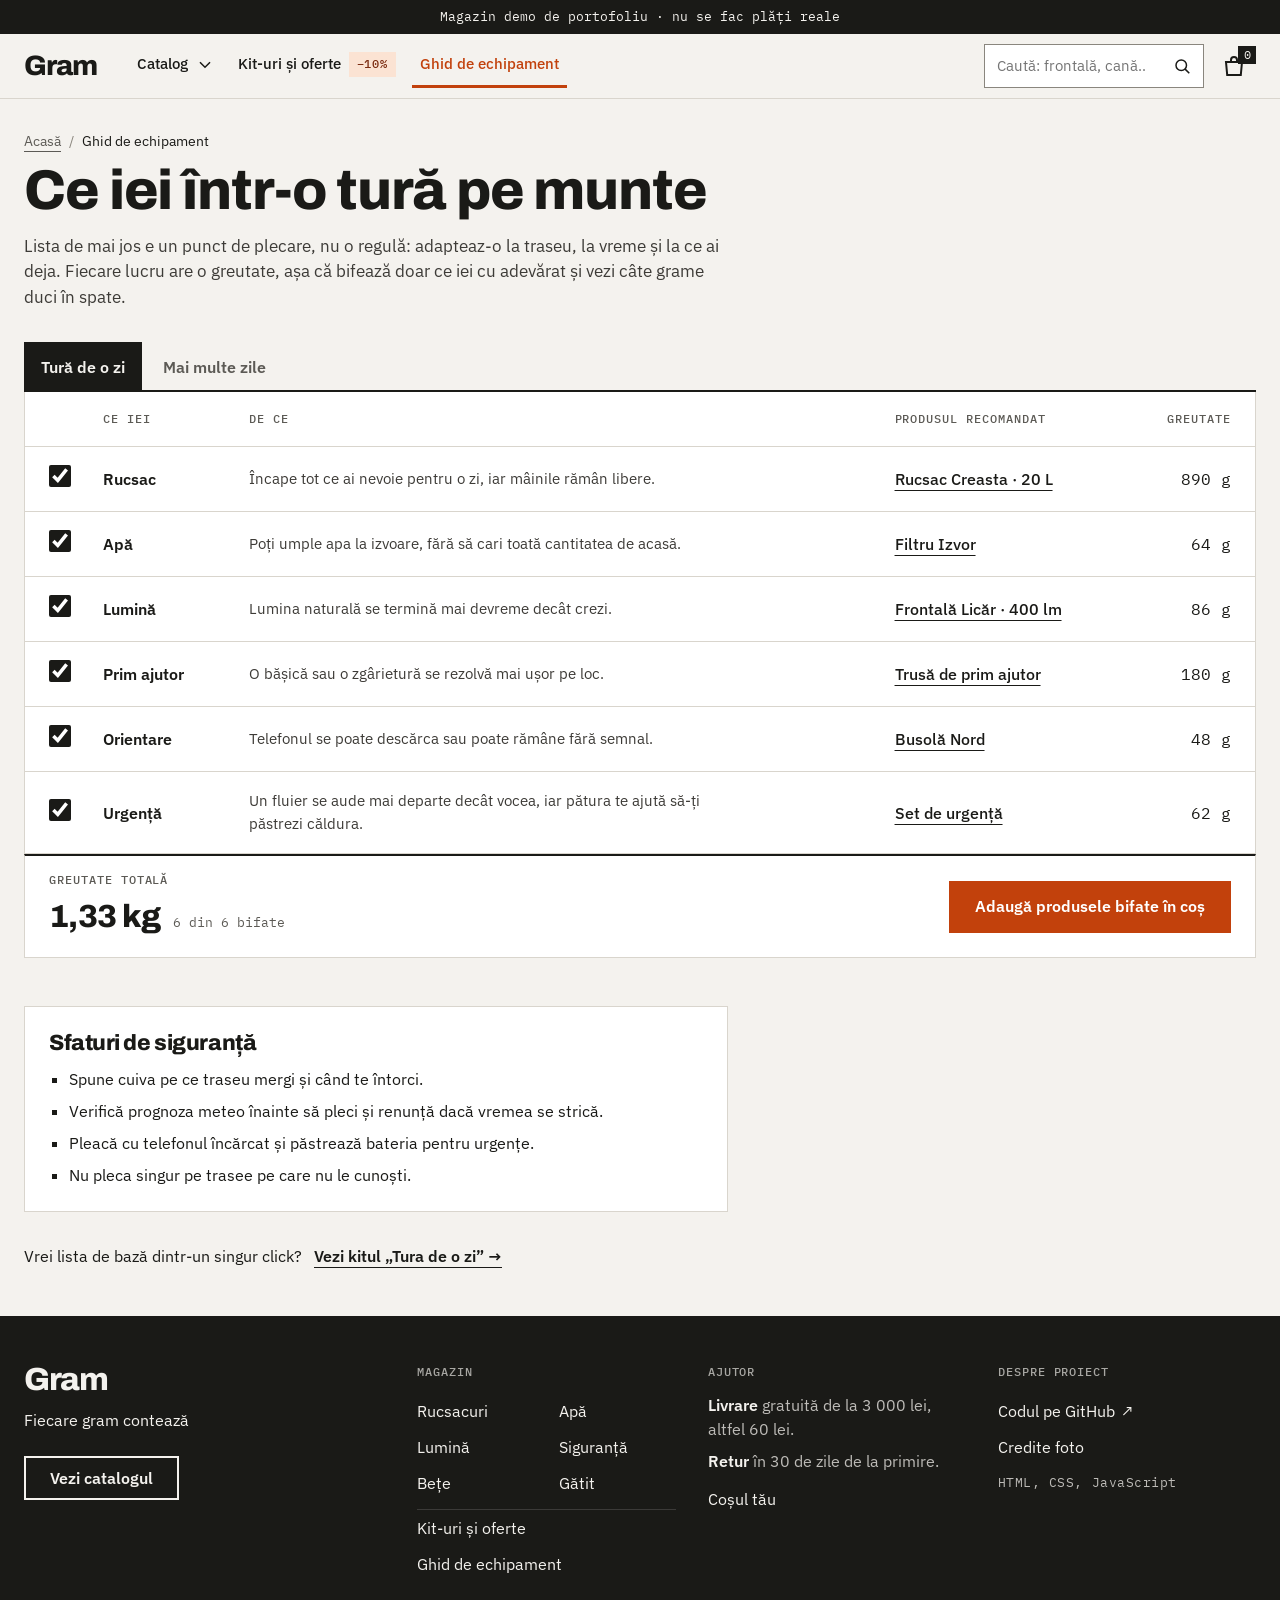
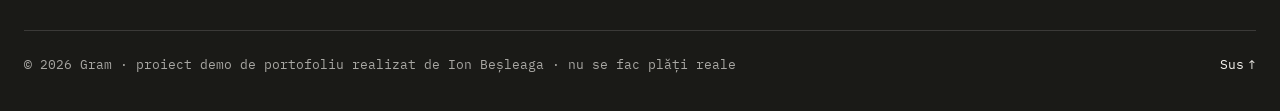
<file: ghid.html>
<!DOCTYPE html>
<html lang="ro">
<head>
  <meta charset="UTF-8">
  <meta name="viewport" content="width=device-width, initial-scale=1">
  <title>Ghid de echipament: ce iei într-o tură pe munte — Gram (magazin demo)</title>
  <meta name="description" content="Listă de echipament pentru o tură de o zi și pentru mai multe zile, cu greutatea fiecărui lucru. Bifezi ce iei și vezi câte grame duci.">
  <link rel="icon" href="data:image/svg+xml,%3Csvg xmlns='http://www.w3.org/2000/svg' viewBox='0 0 32 32'%3E%3Crect width='32' height='32' fill='%23C2410C'/%3E%3Ctext x='16' y='23' font-family='Arial' font-weight='800' font-size='20' fill='%23fff' text-anchor='middle'%3EG%3C/text%3E%3C/svg%3E">
  <!-- Previzualizarea când linkul e trimis pe LinkedIn, Telegram, Facebook etc. -->
  <meta property="og:type" content="website">
  <meta property="og:site_name" content="Gram">
  <meta property="og:locale" content="ro_RO">
  <meta property="og:title" content="Ghid de echipament: ce iei într-o tură pe munte — Gram (magazin demo)">
  <meta property="og:description" content="Listă de echipament pentru o tură de o zi și pentru mai multe zile, cu greutatea fiecărui lucru. Bifezi ce iei și vezi câte grame duci.">
  <link rel="canonical" href="https://gram-magazin-demo.pages.dev/ghid">
  <meta property="og:url" content="https://gram-magazin-demo.pages.dev/ghid">
  <meta property="og:image" content="https://gram-magazin-demo.pages.dev/images/og-gram.jpg">
  <meta property="og:image:width" content="1200">
  <meta property="og:image:height" content="630">
  <meta property="og:image:alt" content="Echipament de hiking pe fundal deschis: rucsac, frontală, cană, bețe pliate, busolă și spork">
  <meta name="twitter:card" content="summary_large_image">
  <link rel="preconnect" href="https://fonts.googleapis.com">
  <link rel="preconnect" href="https://fonts.gstatic.com" crossorigin>
  <link rel="stylesheet" href="https://fonts.googleapis.com/css2?family=Archivo:wght@700;800&family=IBM+Plex+Mono:wght@400;500&family=IBM+Plex+Sans:wght@400;500;600&display=swap">
  <link rel="stylesheet" href="css/style.css?v=2026112401">
</head>
<body data-page="guide">
  <a class="skip-link" href="#main">Sari la conținut</a>

  <header id="site-header"></header>

  <main id="main">
    <div class="container guide-page">
      <div class="page-head">
        <nav class="breadcrumb" aria-label="Breadcrumb">
          <ol>
            <li><a href="index.html">Acasă</a></li>
            <li><span aria-current="page">Ghid de echipament</span></li>
          </ol>
        </nav>
        <h1>Ce iei într-o tură pe munte</h1>
        <p class="guide-intro">Lista de mai jos e un punct de plecare, nu o regulă: adapteaz-o la traseu, la vreme și la ce ai deja. Fiecare lucru are o greutate, așa că bifează doar ce iei cu adevărat și vezi câte grame duci în spate.</p>
      </div>

      <!-- Tab-urile și tabelele le pune main.js (din products.js) -->
      <div class="guide-tabs" id="guide-tabs" role="tablist" aria-label="Tipul turei"></div>
      <div id="guide-panels"></div>

      <section class="guide-safety box" aria-labelledby="safety-title">
        <h2 id="safety-title">Sfaturi de siguranță</h2>
        <ul class="guide-safety-list">
          <li>Spune cuiva pe ce traseu mergi și când te întorci.</li>
          <li>Verifică prognoza meteo înainte să pleci și renunță dacă vremea se strică.</li>
          <li>Pleacă cu telefonul încărcat și păstrează bateria pentru urgențe.</li>
          <li>Nu pleca singur pe trasee pe care nu le cunoști.</li>
        </ul>
      </section>

      <p class="guide-kit-link">
        Vrei lista de bază dintr-un singur click?
        <a class="text-link" href="catalog.html?cat=kituri#kit-tura-o-zi">Vezi kitul „Tura de o zi” <span aria-hidden="true">→</span></a>
      </p>
    </div>
  </main>

  <footer id="site-footer"></footer>

  <script src="js/products.js?v=2026101506"></script>
  <script src="js/cart.js?v=2026101506"></script>
  <script src="js/main.js?v=2026101506"></script>
</body>
</html>
</file>
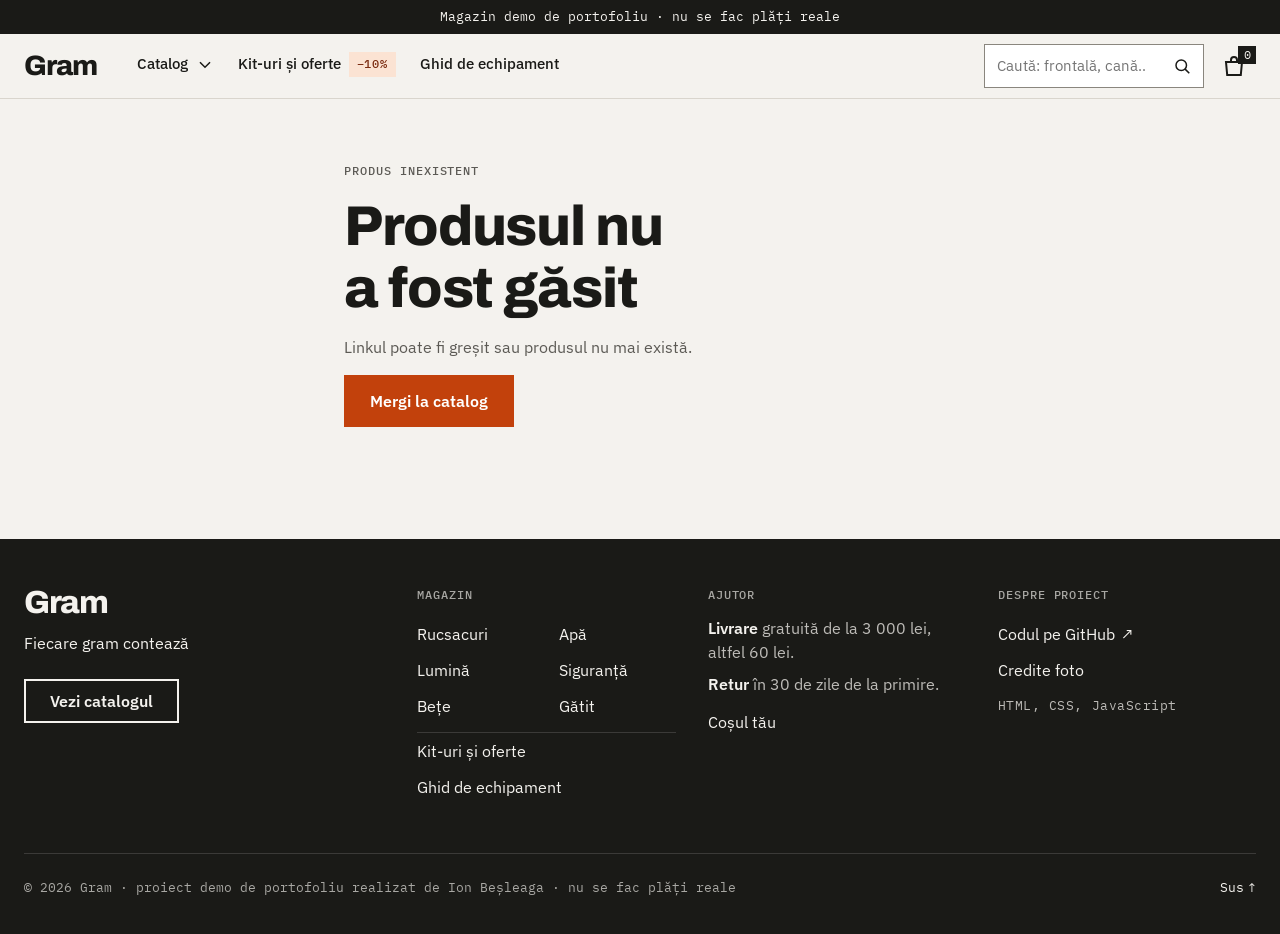
<file: produs.html>
<!DOCTYPE html>
<html lang="ro">
<head>
  <meta charset="UTF-8">
  <meta name="viewport" content="width=device-width, initial-scale=1">
  <!-- Titlul și descrierea se schimbă din main.js după produsul din ?id= -->
  <title>Produs — Gram (magazin demo)</title>
  <meta name="description" content="Pagina unui produs din magazinul demo Gram: preț, greutate pe variantă și fișă tehnică.">
  <link rel="icon" href="data:image/svg+xml,%3Csvg xmlns='http://www.w3.org/2000/svg' viewBox='0 0 32 32'%3E%3Crect width='32' height='32' fill='%23C2410C'/%3E%3Ctext x='16' y='23' font-family='Arial' font-weight='800' font-size='20' fill='%23fff' text-anchor='middle'%3EG%3C/text%3E%3C/svg%3E">
  <!-- Previzualizarea când linkul e trimis pe LinkedIn, Telegram, Facebook etc. -->
  <meta property="og:type" content="website">
  <meta property="og:site_name" content="Gram">
  <meta property="og:locale" content="ro_RO">
  <meta property="og:title" content="Produs — Gram (magazin demo)">
  <meta property="og:description" content="Pagina unui produs din magazinul demo Gram: preț, greutate pe variantă și fișă tehnică.">
  <meta property="og:url" content="https://gram-magazin-demo.pages.dev/produs">
  <meta property="og:image" content="https://gram-magazin-demo.pages.dev/images/og-gram.jpg">
  <meta property="og:image:width" content="1200">
  <meta property="og:image:height" content="630">
  <meta property="og:image:alt" content="Echipament de hiking pe fundal deschis: rucsac, frontală, cană, bețe pliate, busolă și spork">
  <meta name="twitter:card" content="summary_large_image">
  <link rel="preconnect" href="https://fonts.googleapis.com">
  <link rel="preconnect" href="https://fonts.gstatic.com" crossorigin>
  <link rel="stylesheet" href="https://fonts.googleapis.com/css2?family=Archivo:wght@700;800&family=IBM+Plex+Mono:wght@400;500&family=IBM+Plex+Sans:wght@400;500;600&display=swap">
  <link rel="stylesheet" href="css/style.css?v=2026112401">
</head>
<body data-page="product">
  <a class="skip-link" href="#main">Sari la conținut</a>

  <header id="site-header"></header>

  <!-- Tot conținutul (produsul din ?id=...) îl pune main.js -->
  <main id="main">
    <div id="product-root"></div>
  </main>

  <footer id="site-footer"></footer>

  <script src="js/products.js?v=2026101506"></script>
  <script src="js/cart.js?v=2026101506"></script>
  <script src="js/main.js?v=2026101506"></script>
</body>
</html>
</file>
<file: css/style.css>
/* =========================================================
   GRAM — style.css
   Un singur fișier CSS pentru tot site-ul.
   Mobile-first: regulile de bază sunt pentru telefon,
   iar blocurile @media (min-width: ...) adaugă reguli
   pentru ecrane mai mari.
   ========================================================= */


/* ---------- 1. Variabile (sistemul vizual aprobat) ---------- */

:root {
  /* Culori */
  --bg: #F4F2EE;          /* fundal pagină */
  --surface: #FFFFFF;     /* carduri, câmpuri */
  --ink: #1A1A17;         /* text principal, borduri tari */
  --ink-2: #3D3B37;       /* text descriere */
  --muted: #5C5A55;       /* text secundar, etichete */
  --line: #D9D5CD;        /* borduri fine */
  --line-strong: #8A867E; /* bordura câmpurilor */
  --placeholder: #E9E5DD; /* fundal sub poze */
  --accent: #C2410C;      /* DOAR butoane principale, link activ, bara de progres */
  --accent-dark: #9A3412; /* hover pe butonul principal */
  --accent-soft: #FBE3D3; /* etichete „Nou”, „Sub 100 g” */
  --accent-ink: #7C2D12;  /* textul pe --accent-soft */
  --ok: #166534;          /* „În stoc” */

  /* Fonturi */
  --font-display: "Archivo", "Arial Narrow", Arial, sans-serif;
  --font-body: "IBM Plex Sans", system-ui, -apple-system, "Segoe UI", sans-serif;
  --font-mono: "IBM Plex Mono", ui-monospace, Menlo, Consolas, monospace;

  /* Scara de spații: 4 / 8 / 12 / 16 / 24 / 32 / 48 / 64 */
  --space-1: 4px;
  --space-2: 8px;
  --space-3: 12px;
  --space-4: 16px;
  --space-5: 24px;
  --space-6: 32px;
  --space-7: 48px;
  --space-8: 64px;

  /* Lățimea conținutului și marginea laterală */
  --max-width: 1280px;
  --gutter: 16px;

  /* Mișcare: durate și curbă (folosite și din JS, prin cssMs()) */
  --dur-fast: 150ms;
  --dur: 220ms;
  --dur-slow: 300ms;
  --ease: cubic-bezier(0.2, 0.8, 0.2, 1); /* ease-out, pentru intrări; ieșirile folosesc ease-in */

  /* Animațiile de intrare și aparițiile la scroll */
  --dur-reveal: 450ms;  /* apariție la scroll */
  --dur-hero: 700ms;    /* poza hero se „descoperă” */
  --ease-enter: cubic-bezier(0.2, 0.7, 0.2, 1);
  --enter-shift: 16px;  /* cât urcă un element când apare (8px pe telefon) */
}

@media (min-width: 768px) {
  :root {
    --gutter: 24px;
  }
}

@media (max-width: 767px) {
  :root {
    --enter-shift: 8px;
  }
}


/* ---------- 2. Reset și reguli de bază ---------- */

*,
*::before,
*::after {
  box-sizing: border-box;
  border-radius: 0; /* colțuri drepte peste tot */
}

html {
  -webkit-text-size-adjust: 100%;
}

body {
  margin: 0;
  font-family: var(--font-body);
  font-size: 16px;
  line-height: 1.5;
  color: var(--ink);
  background: var(--bg);
}

h1, h2, h3, h4, p, ul, ol, figure, dl, dd, fieldset {
  margin: 0;
}

img {
  display: block;
  max-width: 100%;
  height: auto;
}

a {
  color: inherit;
  /* Sublinierea puțin mai jos și mai subțire, ca să nu atingă
     virgulița de la „Ș” / „ț” (ex: „Șterge”) */
  text-underline-offset: 5px;
  text-decoration-thickness: 1px;
}

button,
input,
select,
textarea {
  font: inherit;
  color: inherit;
}

button {
  cursor: pointer;
}

/* Listele cu clasă (meniuri, grile) nu au buline */
ul[class],
ol[class] {
  list-style: none;
  padding: 0;
}

/* Elementele cu atributul hidden rămân ascunse,
   chiar dacă au display: flex/grid din altă regulă */
[hidden] {
  display: none !important;
}

/* Focus vizibil doar când navighezi cu tastatura */
:focus-visible {
  outline: 2px solid var(--ink);
  outline-offset: 2px;
}

/* Text ascuns vizual, dar citit de cititoarele de ecran */
.visually-hidden {
  position: absolute;
  width: 1px;
  height: 1px;
  overflow: hidden;
  clip: rect(0 0 0 0);
  white-space: nowrap;
}

/* Linkul „Sari la conținut” apare doar la focus */
.skip-link {
  position: absolute;
  top: var(--space-2);
  left: var(--space-2);
  z-index: 100;
  padding: var(--space-3) var(--space-4);
  background: var(--surface);
  border: 2px solid var(--ink);
  font-weight: 600;
  transform: translateY(-200%);
}

.skip-link:focus {
  transform: none;
}


/* ---------- 3. Așezare (container, secțiuni) ---------- */

.container {
  max-width: var(--max-width);
  margin-inline: auto;
  padding-inline: var(--gutter);
}

.section {
  padding-block: var(--space-7);
}

/* Capul de secțiune: linie groasă deasupra, titlu + link în dreapta */
.section-head {
  position: relative;
  display: flex;
  flex-wrap: wrap;
  align-items: baseline;
  justify-content: space-between;
  gap: var(--space-2) var(--space-4);
  margin-bottom: var(--space-5);
  padding-top: calc(var(--space-3) + 2px);
}

/* Linia groasă de deasupra (pseudo-element, ca să poată fi animată la scroll) */
.section-head::before {
  content: "";
  position: absolute;
  top: 0;
  right: 0;
  left: 0;
  height: 2px;
  background: var(--ink);
  transform-origin: left;
}

/* Două secțiuni una după alta: fără spațiu dublu între ele */
.section + .section {
  padding-top: 0;
}

@media (min-width: 768px) {
  .section {
    padding-block: var(--space-8);
  }

  .section + .section {
    padding-top: 0;
  }
}


/* ---------- 4. Tipografie ---------- */

h1, h2, h3, h4 {
  font-family: var(--font-display);
  line-height: 1.1;
}

/* Titlurile se împart în rânduri cât mai egale (fără un cuvânt singur
   pe ultimul rând). Pe lângă h1–h3: legendele din checkout și numele
   de produs scrise în <p> (sertar, sumarul comenzii). */
h1, h2, h3, h4,
legend,
.drawer-item-name,
.order-item-name,
.card-tech {
  text-wrap: balance;
}

/* Textul obișnuit: browserul evită un cuvânt singur pe ultimul rând.
   .choice = opțiunile din checkout (textul lor e în <span>, nu în <p>) */
p,
li,
.choice {
  text-wrap: pretty;
}

h1 {
  font-size: clamp(2rem, 1.5rem + 2.5vw, 3.5rem);
  font-weight: 800;
  letter-spacing: -0.02em;
}

h2 {
  font-size: clamp(1.5rem, 1.25rem + 1.25vw, 2.25rem);
  font-weight: 800;
  letter-spacing: -0.02em;
}

h3 {
  font-size: 1.125rem;
  font-weight: 700;
  letter-spacing: -0.01em;
}

/* Etichetă mică, UPPERCASE, în Mono (ex: „RUCSACURI”) */
.eyebrow {
  font-family: var(--font-mono);
  font-size: 12px; /* 12px doar pentru etichete decorative; vezi mai jos excepțiile */
  font-weight: 500;
  line-height: 1.4;
  letter-spacing: 0.08em;
  text-transform: uppercase;
  color: var(--muted);
}

.mono {
  font-family: var(--font-mono);
}

/* Etichete UPPERCASE care conțin informație utilă: minim 13px
   (categoria + tipul turei pe produs, reducerea kitului, numărul de produse) */
.product-head > .eyebrow,
.kit-body > .eyebrow,
.category-card .eyebrow {
  font-size: 13px;
}

.text-muted {
  color: var(--muted);
}

/* Link text simplu, subliniat */
.text-link {
  /* zona de click de 44px înălțime; marginea negativă păstrează așezarea */
  display: inline-block;
  padding-block: 10px;
  margin-block: -10px;
  font-weight: 600;
  text-underline-offset: 5px;
  transition: color var(--dur-fast);
}

.text-link:hover {
  color: var(--accent);
}


/* ---------- 5. Butoane ---------- */

.btn {
  display: inline-flex;
  align-items: center;
  justify-content: center;
  gap: var(--space-2);
  min-height: 52px;
  padding: 0 var(--space-5);
  border: 2px solid transparent;
  font-family: var(--font-body);
  font-size: 1rem;
  font-weight: 600;
  line-height: 1.2;
  text-align: center;
  text-decoration: none;
  transition: background-color var(--dur-fast), border-color var(--dur-fast), color var(--dur-fast);
}

/* Butonul principal: portocaliu, text alb */
.btn-primary {
  background: var(--accent);
  border-color: var(--accent);
  color: #FFFFFF;
}

.btn-primary:hover {
  background: var(--accent-dark);
  border-color: var(--accent-dark);
}

/* Butonul secundar: doar contur */
.btn-secondary {
  background: transparent;
  border-color: var(--ink);
  color: var(--ink);
}

.btn-secondary:hover {
  background: var(--ink);
  color: var(--bg);
}

/* Buton inactiv (ex: „Stoc epuizat”, „Adaugă kitul” până în Faza 4) */
.btn:disabled,
.btn[aria-disabled="true"] {
  background: var(--placeholder);
  border-color: var(--placeholder);
  color: var(--muted);
  cursor: not-allowed;
}

.btn-block {
  width: 100%;
}

/* Buton doar cu iconiță (căutare, coș): minim 44×44px */
.icon-btn {
  position: relative;
  display: inline-flex;
  align-items: center;
  justify-content: center;
  width: 44px;
  height: 44px;
  padding: 0;
  background: transparent;
  border: 0;
  color: var(--ink);
  text-decoration: none;
  transition: color var(--dur-fast);
}

.icon-btn:hover {
  color: var(--accent);
}

.icon {
  width: 24px;
  height: 24px;
  flex-shrink: 0;
}

.icon-sm {
  width: 18px;
  height: 18px;
}


/* ---------- 6. Etichete (badge) ---------- */

.badge {
  display: inline-block;
  padding: 4px 8px;
  background: var(--accent-soft);
  color: var(--accent-ink);
  font-family: var(--font-mono);
  font-size: 12px;
  font-weight: 500;
  line-height: 1.4;
  letter-spacing: 0.08em;
  text-transform: uppercase;
}

.badge-dark {
  background: var(--ink);
  color: var(--bg);
}


/* ---------- 7. Header ---------- */

/* Header-ul e scris de main.js după încărcare. Până atunci își ține locul
   (bara demo: 2 × 8px + 13px × 1,4 · header: 64px + linia de 1px = 99px),
   ca pagina să nu sară când apare (CLS). */
#site-header:empty {
  display: block;
  min-height: calc(2 * var(--space-2) + 13px * 1.4 + 65px);
}

/* Banda neagră de sus */
.demo-bar {
  padding: var(--space-2) var(--gutter);
  background: var(--ink);
  color: var(--bg);
  font-family: var(--font-mono);
  font-size: 13px;
  line-height: 1.4;
  text-align: center;
}

.site-header-inner {
  border-bottom: 1px solid var(--line);
  background: var(--bg);
}

.header-main {
  display: flex;
  flex-wrap: wrap;
  align-items: center;
  min-height: 64px;
}

.logo {
  display: inline-flex;
  align-items: center;
  min-height: 44px;
  font-family: var(--font-display);
  font-size: 1.75rem;
  font-weight: 800;
  letter-spacing: -0.04em;
  text-decoration: none;
}

.header-actions {
  display: flex;
  align-items: center;
  gap: var(--space-1);
  margin-left: auto;
}

/* Numărul de produse din coș, peste iconiță */
.cart-count {
  position: absolute;
  top: 2px;
  right: 0;
  min-width: 18px;
  height: 18px;
  padding: 0 4px;
  background: var(--ink);
  color: var(--bg);
  font-family: var(--font-mono);
  font-size: 12px;
  line-height: 18px;
  text-align: center;
}

/* Butonul „Meniu” (sub 1024px) și „Închide” din meniul de telefon */
.menu-toggle {
  display: inline-flex;
  align-items: center;
  gap: var(--space-2);
  min-height: 44px;
  margin-left: var(--space-2);
  padding: 0 var(--space-3);
  background: transparent;
  border: 2px solid var(--ink);
  font-weight: 600;
}

/* Telefon / tabletă: „☰ Meniu” mai compact, ca logo + lupă + coș + meniu să încapă la 375px */
.header-actions .menu-toggle {
  gap: 6px;
  padding: 0 10px;
  font-size: 14px;
}

/* Rândul de căutare deschis de lupă (sub 1024px) */
.search-bar {
  padding-block: var(--space-3);
  border-top: 1px solid var(--line);
}

.search-bar-inner {
  display: flex;
  align-items: center;
  gap: var(--space-2);
}

.search-bar-inner .input {
  flex: 1;
  min-width: 0;
  min-height: 48px;
}

.search-bar-inner .btn {
  min-height: 48px;
  padding: 0 var(--space-4);
}

@media (min-width: 1024px) {
  .search-toggle,
  .search-bar {
    display: none !important; /* pe desktop căutarea e mereu în header */
  }
}

/* Meniul de desktop și căutarea vizibilă: ascunse sub 1024px */
.desktop-nav,
.header-search {
  display: none;
}

/* Header simplificat (checkout) */
.header-simple .header-main {
  justify-content: space-between;
}

/* Header-ul e reperul pentru panoul „Catalog” (care se deschide sub el) */
.site-header-inner {
  position: relative;
}

@media (min-width: 1024px) {
  .header-actions .menu-toggle {
    display: none;
  }

  .desktop-nav {
    display: block;
    margin-left: var(--space-6);
  }

  .desktop-nav-list {
    display: flex;
    align-items: center;
    gap: var(--space-2);
  }

  /* „Catalog ▾”, „Kit-uri și oferte”, „Ghid de echipament” */
  .nav-item {
    display: inline-flex;
    align-items: center;
    gap: var(--space-2);
    min-height: 44px;
    padding: 0 var(--space-2);
    background: transparent;
    border: 0;
    border-bottom: 3px solid transparent;
    color: var(--ink);
    font-size: 15px;
    font-weight: 500;
    text-decoration: none;
    transition: color var(--dur-fast), border-color var(--dur-fast);
  }

  .nav-item:hover {
    border-bottom-color: var(--ink);
  }

  /* Pagina curentă: portocaliu + linie de 3px */
  .nav-item[aria-current="page"],
  .nav-item.is-current {
    color: var(--accent);
    border-bottom-color: var(--accent);
  }

  .nav-item .badge {
    font-size: 12px;
  }

  /* Săgeata ▾ se rotește când panoul e deschis */
  .chevron {
    transition: transform 150ms;
  }

  .catalog-toggle[aria-expanded="true"] .chevron {
    transform: rotate(180deg);
  }

  /* Căutarea vizibilă (~220px), cu lupa în dreapta câmpului */
  .header-search {
    display: block;
    position: relative;
    width: 220px;
    margin-left: auto;
  }

  .header-search .input {
    min-height: 44px;
    padding-right: 44px;
    font-size: 15px;
  }

  .header-search-submit {
    position: absolute;
    top: 0;
    right: 0;
    display: inline-flex;
    align-items: center;
    justify-content: center;
    width: 44px;
    height: 44px;
    padding: 0;
    background: transparent;
    border: 0;
    color: var(--ink);
  }

  .header-search + .header-actions {
    margin-left: var(--space-2);
  }
}


/* ----- Panoul „Catalog” (desktop) ----- */

.catalog-panel {
  position: absolute;
  top: 100%;
  right: 0;
  left: 0;
  z-index: 40;
  background: var(--surface);
  border-top: 1px solid var(--line);
  border-bottom: 1px solid var(--line);
}

.catalog-panel-inner {
  display: grid;
  grid-template-columns: 3fr 1fr;
}

.catalog-panel-main {
  padding: var(--space-5) var(--space-6) var(--space-5) 0;
}

.panel-cats {
  display: grid;
  grid-template-columns: repeat(3, minmax(0, 1fr));
  gap: var(--space-2) var(--space-5);
  margin-top: var(--space-3);
}

.panel-cat {
  display: flex;
  align-items: center;
  gap: var(--space-3);
  padding: var(--space-2);
  margin-left: calc(var(--space-2) * -1);
  text-decoration: none;
  transition: background-color var(--dur-fast);
}

.panel-cat:hover {
  background: var(--bg);
}

.panel-cat img {
  width: 48px;
  height: 60px;
  flex-shrink: 0;
  object-fit: cover;
  background: var(--placeholder);
}

.panel-cat-name {
  display: block;
  font-weight: 600;
}

.panel-cat-meta {
  display: block;
  font-family: var(--font-mono);
  font-size: 13px;
  color: var(--muted);
}

.panel-all {
  display: inline-flex;
  align-items: center;
  gap: var(--space-2);
  min-height: 44px;
  margin-top: var(--space-4);
  padding-top: var(--space-3);
  border-top: 1px solid var(--line);
  width: 100%;
  font-weight: 600;
  text-decoration: none;
}

.panel-all:hover {
  color: var(--accent);
}

/* Dreapta: „Scurtături”, pe fundalul paginii */
.catalog-panel-side {
  padding: var(--space-5);
  background: var(--bg);
}

.panel-shortcuts {
  margin-top: var(--space-3);
}

.panel-shortcuts a {
  display: flex;
  align-items: center;
  min-height: 44px;
  font-weight: 500;
  text-decoration: none;
  border-bottom: 1px solid var(--line);
}

.panel-shortcuts a:hover {
  color: var(--accent);
}

.panel-count {
  margin-left: var(--space-1);
  font-family: var(--font-mono);
  font-size: 13px;
  color: var(--muted);
}


/* ----- Meniul de telefon / tabletă (<dialog> pe tot ecranul) ----- */

.mobile-menu {
  width: 100%;
  max-width: 100%;
  height: 100%;
  max-height: 100%;
  margin: 0;
  padding: 0 0 var(--space-7);
  background: var(--bg);
  border: 0;
  color: var(--ink);
  overflow-y: auto;
}

.mobile-menu-head {
  display: flex;
  align-items: center;
  justify-content: space-between;
  min-height: 64px;
  border-bottom: 1px solid var(--line);
}

.mobile-menu-body {
  padding-top: var(--space-5);
}

.mobile-search {
  display: flex;
  gap: var(--space-2);
}

.mobile-search .input {
  min-height: 52px;
}

.mobile-menu-title {
  margin-top: var(--space-6);
  margin-bottom: var(--space-1);
}

.mobile-cats a {
  display: flex;
  align-items: center;
  justify-content: space-between;
  gap: var(--space-3);
  min-height: 48px;
  border-bottom: 1px solid var(--line);
  font-weight: 500;
  text-decoration: none;
}

.mobile-cat-count {
  font-family: var(--font-mono);
  font-size: 13px;
  color: var(--muted);
}

.mobile-menu a[aria-current="page"] {
  color: var(--accent);
}

.mobile-all {
  display: flex;
  align-items: center;
  gap: var(--space-2);
  min-height: 48px;
  border-bottom: 2px solid var(--ink);
  font-weight: 600;
  text-decoration: none;
}

.mobile-main-links {
  padding-block: var(--space-3);
  border-bottom: 1px solid var(--line);
}

.mobile-main-links a {
  display: flex;
  align-items: center;
  gap: var(--space-2);
  min-height: 48px;
  font-size: 17px;
  font-weight: 600;
  text-decoration: none;
}

.mobile-meta-links {
  display: flex;
  flex-wrap: wrap;
  gap: 0 var(--space-5);
  padding-top: var(--space-2);
  font-size: 14px;
}

.mobile-meta-links a {
  display: inline-flex;
  align-items: center;
  gap: 4px;
  min-height: 44px;
  color: var(--ink-2);
}


/* ---------- 8. Footer ---------- */

.site-footer-inner {
  margin-top: var(--space-7);
  padding-block: var(--space-7) var(--space-5);
  background: var(--ink);
  color: var(--bg);
}

.site-footer-inner :focus-visible {
  outline-color: var(--bg);
}

/* Cele 4 coloane: una sub alta pe telefon, 2×2 pe tabletă, 4 pe desktop */
.footer-grid {
  display: grid;
  gap: 40px;
}

.footer-brand {
  display: flex;
  flex-direction: column;
  align-items: flex-start;
  gap: var(--space-3);
}

.footer-logo {
  font-family: var(--font-display);
  font-size: 2rem;
  font-weight: 800;
  letter-spacing: -0.04em;
  line-height: 1;
}

.footer-slogan {
  color: var(--bg);
}

/* Butonul „Vezi catalogul”: contur alb, pe fundal închis */
.btn-outline-light {
  min-height: 44px;
  margin-top: var(--space-3); /* + gap 12px = ~24px sub slogan */
  padding: 0 var(--space-5);
  background: transparent;
  border-color: var(--bg);
  color: var(--bg);
}

.btn-outline-light:hover {
  background: var(--bg);
  color: var(--ink);
}

.footer-title {
  margin-bottom: var(--space-3);
  color: rgba(244, 242, 238, 0.65);
}

.footer-list a {
  display: inline-flex;
  align-items: center;
  gap: 6px; /* spațiul dinaintea săgeții „↗” */
  min-height: 36px;
  text-decoration: none;
}

.footer-list a:hover {
  text-decoration: underline;
  text-underline-offset: 5px;
}

/* Lista „Magazin” pe 2 coloane, ca să nu fie lungă */
.footer-list-columns {
  columns: 2;
  column-gap: var(--space-5);
}

.footer-list-columns li {
  break-inside: avoid;
}

.footer-list-extra {
  margin-top: var(--space-2);
  padding-top: var(--space-2);
  border-top: 1px solid rgba(244, 242, 238, 0.15);
}

.footer-text {
  color: rgba(244, 242, 238, 0.75);
}

.footer-text strong {
  color: var(--bg);
  font-weight: 600;
}

.footer-text + .footer-text {
  margin-top: var(--space-2);
}

.footer-text + .footer-list,
.footer-list + .footer-text {
  margin-top: var(--space-2);
}

.footer-tech {
  font-family: var(--font-mono);
  font-size: 13px;
  letter-spacing: 0.04em;
}

/* Rândul de jos */
.footer-bottom {
  display: flex;
  flex-wrap: wrap;
  align-items: center;
  justify-content: space-between;
  gap: var(--space-2) var(--space-5);
  margin-top: var(--space-7);
  padding-top: var(--space-3);
  border-top: 1px solid rgba(244, 242, 238, 0.15);
  color: rgba(244, 242, 238, 0.65);
  font-family: var(--font-mono);
  font-size: 13px;
}

.back-to-top {
  display: inline-flex;
  align-items: center;
  gap: var(--space-1);
  min-height: 44px;
  color: var(--bg);
  text-decoration: none;
}

.back-to-top:hover {
  text-decoration: underline;
}

@media (min-width: 768px) {
  .footer-grid {
    grid-template-columns: repeat(2, minmax(0, 1fr));
    gap: 40px var(--space-6);
  }
}

@media (min-width: 1024px) {
  .footer-grid {
    grid-template-columns: 1.4fr 1fr 1fr 1fr;
    gap: var(--space-6);
  }
}


/* ---------- 9. Cardul de produs ---------- */

.product-grid {
  display: grid;
  grid-template-columns: repeat(2, minmax(0, 1fr));
  gap: var(--space-3);
}

.product-card {
  display: flex;
  flex-direction: column;
  height: 100%;
  background: var(--surface);
  border: 1px solid var(--line);
  color: inherit;
  text-decoration: none;
  transition: transform var(--dur-fast), border-color var(--dur-fast);
}


/* Cutia pozei: păstrează formatul 4:5 chiar înainte să se încarce poza */
.card-media {
  position: relative;
  overflow: hidden; /* poza crește la hover doar în interiorul cardului */
  background: var(--placeholder);
}

.card-media img,
.product-img {
  width: 100%;
  aspect-ratio: 4 / 5;
  object-fit: cover;
  background: var(--placeholder);
}

.card-media .badge {
  position: absolute;
  top: var(--space-2);
  left: var(--space-2);
}

/* Produs care nu e în stoc: poza estompată */
.is-sold-out .card-media img {
  opacity: 0.5;
}

.card-body {
  display: flex;
  flex: 1;
  flex-direction: column;
  gap: var(--space-1);
  padding: var(--space-3);
}

.card-title {
  font-size: 1rem;
}

.card-tech {
  font-family: var(--font-mono);
  font-size: 14px;
  font-weight: 500;
  color: var(--ink);
}

.card-price {
  margin-top: auto;
  padding-top: var(--space-2);
  font-family: var(--font-display);
  font-size: 1.0625rem;
  font-weight: 700;
}

@media (min-width: 768px) {
  .product-grid {
    grid-template-columns: repeat(3, minmax(0, 1fr));
    gap: var(--space-4);
  }

  .card-body {
    padding: var(--space-4);
  }

  .card-title {
    font-size: 1.0625rem;
  }

}

/* Un singur rând de 4 produse („Recomandate”, „Poate te interesează”):
   de la 768px stau toate 4 pe un rând, ca să nu rămână unul singur dedesubt */
@media (min-width: 768px) {
  .product-grid.row-of-4 {
    grid-template-columns: repeat(4, minmax(0, 1fr));
  }
}

@media (min-width: 1100px) {
  .product-grid {
    grid-template-columns: repeat(4, minmax(0, 1fr));
    gap: var(--space-5);
  }
}


/* ---------- 10. Acasă: hero ---------- */

.hero {
  border-bottom: 1px solid var(--line);
}

.hero-inner {
  display: grid;
}

.hero-media {
  overflow: hidden; /* poza hero „crește” ușor la intrare, fără să iasă din cadru */
  background: var(--placeholder);
}

.hero-media img {
  width: 100%;
  height: 100%;
  aspect-ratio: 16 / 9;
  object-fit: cover;
  object-position: 70% center; /* păstrează rucsacurile în cadru */
}

.hero-text {
  display: flex;
  flex-direction: column;
  justify-content: center;
  gap: var(--space-4);
  padding-block: var(--space-6) var(--space-7);
}

.hero-lead {
  max-width: 34em;
  color: var(--ink-2);
  font-size: 1.0625rem;
}

.hero-actions {
  display: flex;
  flex-wrap: wrap;
  gap: var(--space-3);
  margin-top: var(--space-2);
}

@media (min-width: 900px) {
  /* Pe desktop: textul în stânga, poza în dreapta, maxim ~60vh */
  .hero-inner {
    grid-template-columns: 5fr 7fr;
    gap: var(--space-7);
    height: min(60vh, 600px);
    min-height: 440px;
  }

  .hero-text {
    padding-block: var(--space-7);
  }

  .hero-media img {
    aspect-ratio: auto;
  }
}


/* ---------- 11. Acasă: categorii ---------- */

.category-grid {
  display: grid;
  grid-template-columns: repeat(2, minmax(0, 1fr));
  gap: var(--space-3);
}

.category-card {
  display: block;
  background: var(--surface);
  border: 1px solid var(--line);
  text-decoration: none;
  transition: transform var(--dur-fast), border-color var(--dur-fast);
}

.category-card:hover {
  transform: translateY(-2px);
  border-color: var(--ink);
}

.category-card img {
  width: 100%;
  aspect-ratio: 1 / 1;
  object-fit: cover;
  background: var(--placeholder);
}

.category-card-body {
  display: flex;
  flex-direction: column;
  gap: var(--space-1);
  padding: var(--space-3);
}

.category-card h3 {
  font-size: 1rem;
}

@media (min-width: 768px) {
  .category-grid {
    grid-template-columns: repeat(3, minmax(0, 1fr));
    gap: var(--space-4);
  }
}

@media (min-width: 1100px) {
  .category-grid {
    grid-template-columns: repeat(6, minmax(0, 1fr));
  }
}

/* Categoriile sunt scrise de main.js. Până atunci grila își ține înălțimea
   finală, ca secțiunile de dedesubt să nu sară (CLS).
   Un card = poza pătrată (cât lățimea lui) + textul de ~64px. */
.category-grid:empty {
  box-sizing: content-box;
  aspect-ratio: 3 / 2;   /* 3 coloane × 2 rânduri de poze */
  padding-bottom: 122px; /* 2 × textul + spațiul dintre rânduri − spațiile dintre coloane */
}

@media (min-width: 1100px) {
  .category-grid:empty {
    aspect-ratio: 6 / 1; /* 6 coloane × 1 rând */
    padding-bottom: 50px;
  }
}

@media (max-width: 767px) {
  .category-grid:empty {
    aspect-ratio: auto;  /* telefon: un rând de carduri de 120px */
    padding-bottom: 0;
    min-height: 178px;
  }
}


/* ---------- 12. Cardul de kit ---------- */

.kit-grid {
  display: grid;
  gap: var(--space-4);
}

.kit-card {
  display: grid;
  background: var(--surface);
  border: 1px solid var(--line);
}

/* Mozaic cu pozele produselor din kit: pătrat, 2 coloane × 2 rânduri */
.kit-mosaic {
  display: grid;
  grid-template-columns: repeat(2, minmax(0, 1fr));
  grid-template-rows: repeat(2, minmax(0, 1fr));
  gap: 1px;
  align-self: start;
  aspect-ratio: 1 / 1;
  background: var(--line);
}

.kit-mosaic img {
  width: 100%;
  height: 100%;
  min-height: 0;
  object-fit: cover;
  background: var(--placeholder);
}

/* Kit cu 3 produse: prima poză ocupă ambele rânduri în stânga,
   celelalte două stau una sub alta în dreapta */
.kit-mosaic-3 img:first-child {
  grid-row: 1 / span 2;
}

.kit-body {
  display: flex;
  flex-direction: column;
  gap: var(--space-3);
  padding: var(--space-4);
}

.kit-body h3 {
  font-size: 1.375rem;
}

.kit-short {
  color: var(--ink-2);
}

/* Lista produselor din kit, ca o fișă tehnică */
.kit-items {
  font-family: var(--font-mono);
  font-size: 13px;
}

.kit-items li {
  display: flex;
  justify-content: space-between;
  gap: var(--space-3);
  padding-block: var(--space-2);
  border-bottom: 1px dotted var(--line-strong);
}

.kit-items li:first-child {
  border-top: 1px dotted var(--line-strong);
}

.kit-items .kit-item-weight {
  color: var(--muted);
  white-space: nowrap;
}

.kit-totals {
  display: flex;
  flex-wrap: wrap;
  align-items: flex-end;
  justify-content: space-between;
  gap: var(--space-3);
  margin-top: auto;
  padding-top: var(--space-2);
}

.kit-weight {
  font-family: var(--font-mono);
  font-size: 13px;
  color: var(--muted);
}

.kit-weight strong {
  display: block;
  color: var(--ink);
  font-size: 1.125rem;
  font-weight: 500;
}

.kit-price {
  font-size: 1.5rem;
  line-height: 1.1;
  text-align: right;
}

/* ----- Prețul redus (kit-uri): folosit peste tot unde apare o reducere -----
   <span class="price-pair">
     <span class="price--sale">… preț nou</span>
     <s class="price-old">… preț vechi</s>
   </span>
   Mărimea o dă containerul; prețul vechi e ~0,8 din prețul nou. */
.price-pair {
  display: inline-flex;
  flex-wrap: wrap;
  align-items: baseline;
  justify-content: flex-end;
  gap: 0 6px;
}

.price--sale {
  color: var(--accent);
  font-family: var(--font-display);
  font-weight: 700;
  letter-spacing: -0.01em;
  white-space: nowrap;
}

.price-old {
  color: var(--muted);
  font-family: var(--font-display);
  font-size: 0.8em;
  font-weight: 400;
  text-decoration-thickness: 1px;
  white-space: nowrap;
}

/* În coloane înguste (cardul de kit, coș, sumarul comenzii): prețul vechi chiar sub cel nou */
.kit-price .price-pair,
.cart-row-total .price-pair,
.order-item-price .price-pair,
.drawer-item-price .price-pair {
  flex-direction: column;
  align-items: flex-end;
}

.drawer-item-price .price-pair {
  align-items: flex-start;
}

.kit-note {
  font-size: 13px;
  color: var(--muted);
}

@media (min-width: 768px) {
  .kit-grid {
    grid-template-columns: repeat(2, minmax(0, 1fr));
    gap: var(--space-5);
  }

  .kit-body {
    padding: var(--space-5);
  }
}

@media (min-width: 1100px) {
  /* Pe ecran mare: mozaicul în stânga, textul în dreapta */
  .kit-card {
    grid-template-columns: repeat(2, minmax(0, 1fr));
  }

  /* Mozaicul se întinde cât tot cardul (fără spațiu alb sub poze) */
  .kit-mosaic {
    align-self: stretch;
    height: auto;
    min-height: 100%;
    aspect-ratio: auto;
  }
}


/* ---------- 13. Acasă: banda cu informații ---------- */

.info-band {
  display: grid;
  border-block: 1px solid var(--ink);
}

.info-item {
  display: flex;
  align-items: flex-start;
  gap: var(--space-3);
  padding: var(--space-4) 0;
}

.info-item + .info-item {
  border-top: 1px solid var(--line);
}

.info-item .icon {
  margin-top: 2px;
}

.info-item strong {
  display: block;
  font-weight: 600;
}

.info-item p {
  font-size: 14px;
  color: var(--muted);
}

@media (min-width: 768px) {
  .info-band {
    grid-template-columns: repeat(3, 1fr);
  }

  .info-item {
    padding: var(--space-5) var(--space-5) var(--space-5) 0;
  }

  .info-item + .info-item {
    padding-left: var(--space-5);
    border-top: 0;
    border-left: 1px solid var(--line);
  }
}


/* ---------- 14. Câmpuri de formular (catalog, checkout) ---------- */

.field {
  display: flex;
  flex-direction: column;
  gap: var(--space-1);
}

.field-label {
  font-size: 14px;
  font-weight: 600;
}

.input,
.select {
  width: 100%;
  min-height: 48px;
  padding: 0 var(--space-3);
  background-color: var(--surface);
  border: 1px solid var(--line-strong);
  font-size: 16px; /* 16px: pe iPhone nu mai face zoom la focus */
  transition: border-color var(--dur-fast);
}

.input:hover,
.select:hover {
  border-color: var(--ink);
}

/* Săgeata de la <select>, desenată ca SVG */
.select {
  appearance: none;
  padding-right: 40px;
  background-image: url("data:image/svg+xml,%3Csvg xmlns='http://www.w3.org/2000/svg' viewBox='0 0 24 24' fill='none' stroke='%231A1A17' stroke-width='2'%3E%3Cpath d='M6 9l6 6 6-6'/%3E%3C/svg%3E");
  background-repeat: no-repeat;
  background-position: right 12px center;
  background-size: 18px;
}

/* Bifă cu text: toată zona e clicabilă, minim 44px înălțime */
.check {
  display: flex;
  align-items: center;
  gap: var(--space-3);
  min-height: 44px;
  font-weight: 500;
  cursor: pointer;
}

.check input {
  width: 20px;
  height: 20px;
  margin: 0;
  accent-color: var(--ink);
  cursor: pointer;
}


/* ---------- 15. Capul de pagină + breadcrumb ---------- */

.page-head {
  padding-block: var(--space-5);
}

.breadcrumb ol {
  list-style: none;
  padding: 0;
  display: flex;
  flex-wrap: wrap;
  gap: var(--space-1) var(--space-2);
  font-size: 14px;
  color: var(--muted);
}

.breadcrumb li + li::before {
  content: "/";
  margin-right: var(--space-2);
  color: var(--line-strong);
}

.breadcrumb a {
  display: inline-block;
  padding-block: var(--space-2);
  color: var(--muted);
  text-underline-offset: 5px;
  transition: color var(--dur-fast);
}

.breadcrumb a:hover {
  color: var(--ink);
}

.breadcrumb [aria-current="page"] {
  display: inline-block;
  padding-block: var(--space-2);
  color: var(--ink);
}

.page-title-row {
  display: flex;
  flex-wrap: wrap;
  align-items: baseline;
  gap: var(--space-2) var(--space-4);
  margin-top: var(--space-2);
}

.page-count {
  font-family: var(--font-mono);
  font-size: 14px;
  color: var(--muted);
}


/* ---------- 16. Catalog: bara de filtre ---------- */

.catalog-toolbar {
  margin-bottom: var(--space-4);
}

.filters-toggle {
  width: 100%;
}

/* Pe mobil: panou ascuns până apeși „Filtre” */
.filters {
  display: none;
  flex-direction: column;
  gap: var(--space-4);
  margin-bottom: var(--space-5);
  padding: var(--space-4);
  background: var(--surface);
  border: 1px solid var(--line);
}

.filters.is-open {
  display: flex;
}

/* Mesajul „Niciun produs” (folosit în Faza 4) */
.empty-state {
  padding: var(--space-7) var(--space-4);
  border: 2px dotted var(--line-strong);
  color: var(--muted);
  text-align: center;
}

@media (min-width: 768px) {
  .catalog-toolbar {
    display: none;
  }

  /* De la 768px: filtrele stau pe un rând, mereu vizibile */
  .filters {
    display: flex;
    flex-direction: row;
    flex-wrap: wrap;
    align-items: flex-end;
    gap: var(--space-4) var(--space-5);
    padding: var(--space-4) 0;
    background: transparent;
    border: 0;
    border-block: 1px solid var(--line);
  }

  .filters .field {
    width: 190px;
  }

  .filters .field-sort {
    margin-left: auto;
  }
}


/* ---------- 17. Pagina de produs ---------- */

.product-layout {
  display: grid;
  gap: var(--space-5);
}

/* Galeria */
.gallery-main {
  background: var(--placeholder);
  border: 1px solid var(--line);
}

.thumbs {
  display: flex;
  flex-wrap: wrap;
  gap: var(--space-2);
  margin-top: var(--space-2);
}

.thumb {
  width: 72px;
  padding: 0;
  background: var(--placeholder);
  border: 1px solid var(--line);
  transition: border-color var(--dur-fast);
}

.thumb:hover {
  border-color: var(--ink);
}

.thumb[aria-pressed="true"] {
  border-color: var(--ink);
  outline: 1px solid var(--ink); /* a doua linie = bordură de 2px, fără să miște poza */
}

.thumb img {
  width: 100%;
  aspect-ratio: 4 / 5;
  object-fit: cover;
}

/* Detaliile: sus (categorie, titlu, descriere, preț) și restul (variante, buton...) */
.product-head,
.product-info {
  display: flex;
  flex-direction: column;
  gap: var(--space-4);
}

.product-title {
  margin-top: calc(var(--space-2) * -1);
  font-size: clamp(1.75rem, 1.4rem + 1.5vw, 2.5rem);
}

.product-description {
  color: var(--ink-2);
}

/* Caseta preț + greutate */
.price-box {
  display: grid;
  grid-template-columns: 1fr 1fr;
  background: var(--surface);
  border: 1px solid var(--ink);
}

.price-box > div {
  display: flex;
  flex-direction: column;
  gap: var(--space-1);
  padding: var(--space-3) var(--space-4);
}

.price-box > div + div {
  border-left: 1px solid var(--line);
}

.price-box-price {
  font-family: var(--font-display);
  font-size: 1.75rem;
  font-weight: 800;
  letter-spacing: -0.02em;
  line-height: 1.1;
}

.price-box-weight {
  font-family: var(--font-mono);
  font-size: 1.375rem;
  font-weight: 500;
  line-height: 1.2;
}

/* „În stoc” / „Stoc epuizat” */
.stock {
  display: flex;
  align-items: center;
  gap: var(--space-2);
  font-size: 14px;
  font-weight: 600;
}

.stock-dot {
  width: 8px;
  height: 8px;
  background: currentColor;
}

.in-stock {
  color: var(--ok);
}

.out-of-stock {
  color: var(--muted);
}

/* Selectoarele de variantă și culoare */
.option-group {
  display: flex;
  flex-direction: column;
  gap: var(--space-2);
}

.option-label {
  font-size: 14px;
  color: var(--muted);
}

.option-label strong {
  color: var(--ink);
  font-weight: 600;
}

.option-list {
  display: flex;
  flex-wrap: wrap;
  gap: var(--space-2);
}

.option-btn {
  min-width: 64px;
  min-height: 44px;
  padding: 0 var(--space-4);
  background: var(--surface);
  border: 1px solid var(--line-strong);
  font-family: var(--font-mono);
  font-size: 14px;
  transition: border-color var(--dur-fast), background-color var(--dur-fast), color var(--dur-fast);
}

.option-btn:hover {
  border-color: var(--ink);
}

.option-btn[aria-pressed="true"] {
  background: var(--ink);
  border-color: var(--ink);
  color: var(--bg);
}

.swatch {
  width: 44px;
  height: 44px;
  padding: 5px;
  background: var(--surface);
  border: 1px solid var(--line-strong);
  transition: border-color var(--dur-fast);
}

.swatch span {
  display: block;
  width: 100%;
  height: 100%;
}

.swatch:hover {
  border-color: var(--ink);
}

.swatch[aria-pressed="true"] {
  border-color: var(--ink);
  outline: 1px solid var(--ink);
  outline-offset: -2px;
}

/* Cantitatea + butonul „Adaugă în coș”.
   Pe telefon: unul sub altul; de la 480px: pe același rând */
.buy-row {
  display: grid;
  gap: var(--space-3);
  align-items: end;
}

.buy-row .field {
  justify-self: start;
}

@media (min-width: 480px) {
  .buy-row {
    grid-template-columns: auto 1fr;
  }
}

.qty {
  display: flex;
  height: 52px;
  background: var(--surface);
  border: 1px solid var(--line-strong);
}

.qty-btn {
  width: 44px;
  padding: 0;
  background: transparent;
  border: 0;
  font-size: 1.25rem;
  line-height: 1;
}

.qty-btn:disabled {
  color: var(--line-strong);
  cursor: not-allowed;
}

.qty-input {
  width: 44px;
  padding: 0;
  border: 0;
  background: transparent;
  font-family: var(--font-mono);
  font-size: 16px;
  text-align: center;
  -moz-appearance: textfield;
  appearance: textfield;
}

/* Ascundem săgețile implicite ale câmpului numeric */
.qty-input::-webkit-outer-spin-button,
.qty-input::-webkit-inner-spin-button {
  margin: 0;
  -webkit-appearance: none;
}

/* Caseta cu livrare, retur și kit */
.info-box {
  background: var(--surface);
  border: 1px solid var(--line);
}

.info-box li {
  display: flex;
  align-items: flex-start;
  gap: var(--space-3);
  padding: var(--space-3) var(--space-4);
}

.info-box li + li {
  border-top: 1px solid var(--line);
}

.info-box strong {
  display: block;
  font-size: 14px;
  font-weight: 600;
}

.info-box p {
  font-size: 14px;
  color: var(--muted);
}

.info-box a {
  color: var(--ink);
  font-weight: 600;
  text-underline-offset: 5px;
}

/* Fișa tehnică + recenzii */
.product-details {
  display: grid;
  gap: var(--space-7);
}

.spec-table {
  width: 100%;
  border-collapse: collapse;
  font-family: var(--font-mono);
  font-size: 14px;
}

.spec-table tr {
  border-bottom: 1px dotted var(--line-strong);
}

.spec-table tr:first-child {
  border-top: 1px dotted var(--line-strong);
}

.spec-table th {
  width: 40%;
  padding: var(--space-3) var(--space-4) var(--space-3) 0;
  color: var(--muted);
  font-weight: 400;
  text-align: left;
  vertical-align: top;
}

.spec-table td {
  padding: var(--space-3) 0;
}

/* Produs inexistent */
.not-found {
  display: flex;
  flex-direction: column;
  align-items: flex-start;
  gap: var(--space-4);
  max-width: 40em;
  padding-block: var(--space-8);
}

@media (min-width: 900px) {
  .product-layout {
    grid-template-columns: minmax(0, 1fr) minmax(0, 1fr);
    grid-template-rows: auto 1fr;
    grid-template-areas:
      "gallery head"
      "gallery info";
    gap: var(--space-4) var(--space-7);
    align-items: start;
  }

  .gallery {
    grid-area: gallery;
  }

  .product-head {
    grid-area: head;
  }

  /* Restul detaliilor rămân vizibile cât derulezi pe lângă poză */
  .product-info {
    grid-area: info;
    position: sticky;
    top: var(--space-5);
  }

  .product-details {
    grid-template-columns: minmax(0, 7fr) minmax(0, 5fr);
  }
}


/* ---------- 18. Elemente comune: buton-text, bară de progres, sumar ---------- */

/* Buton care arată ca un link (ex: „Șterge”) */
.text-btn {
  min-height: 44px;
  padding: 0 var(--space-2);
  background: transparent;
  border: 0;
  color: var(--muted);
  font-size: 14px;
  text-decoration: none; /* sublinierea apare doar la hover / focus */
  text-decoration-thickness: 1px;
  text-underline-offset: 5px;
  transition: color var(--dur-fast);
}

.text-btn:hover,
.text-btn:focus-visible {
  color: var(--ink);
  text-decoration: underline;
}

/* Bara de progres (livrare gratuită) */
.progress {
  height: 8px;
  margin-top: var(--space-2);
  background: var(--placeholder);
}

.progress-fill {
  height: 100%;
  background: var(--accent);
}

/* Lista Subtotal / Livrare / Total */
.summary-list > div {
  display: flex;
  justify-content: space-between;
  gap: var(--space-4);
  padding-block: var(--space-2);
}

.summary-list dt {
  color: var(--muted);
}

.summary-list dd {
  margin: 0;
  font-weight: 500;
  text-align: right;
}

.summary-list .summary-total {
  margin-top: var(--space-2);
  padding-top: var(--space-3);
  border-top: 2px solid var(--ink);
}

.summary-total dt {
  color: var(--ink);
  font-weight: 600;
}

.summary-total dd {
  font-family: var(--font-display);
  font-size: 1.5rem;
  font-weight: 800;
  letter-spacing: -0.02em;
}

/* Casetă albă cu bordură fină (coș, checkout) */
.box {
  padding: var(--space-4);
  background: var(--surface);
  border: 1px solid var(--line);
}

@media (min-width: 768px) {
  .box {
    padding: var(--space-5);
  }
}


/* ---------- 19. Pagina Coș ---------- */

.cart-layout {
  display: grid;
  gap: var(--space-5);
}

.cart-main {
  display: flex;
  flex-direction: column;
  gap: var(--space-5);
  min-width: 0;
}

/* Rândurile din coș */
.cart-items {
  border-top: 2px solid var(--ink);
}

.cart-row {
  display: grid;
  grid-template-columns: 80px minmax(0, 1fr);
  gap: var(--space-3) var(--space-4);
  padding-block: var(--space-4);
  border-bottom: 1px solid var(--line);
}

.cart-row-img {
  grid-row: span 2;
  align-self: start;
  background: var(--placeholder);
}

.cart-row-img img {
  width: 100%;
  aspect-ratio: 4 / 5;
  object-fit: cover;
}

.cart-row-info {
  display: flex;
  flex-direction: column;
  gap: var(--space-1);
}

.cart-row-name {
  font-size: 1rem;
}

.cart-row-name a {
  /* zona de click de ~44px înălțime, fără să mute textul */
  display: inline-block;
  padding-block: 13px;
  margin-block: -13px;
  text-decoration: none;
}

.cart-row-name a:hover {
  text-decoration: underline;
  text-underline-offset: 5px;
}

.cart-row-options {
  font-size: 14px;
  color: var(--ink-2);
}

.cart-row-weight {
  font-family: var(--font-mono);
  font-size: 13px;
  color: var(--muted);
}

.cart-row-actions {
  display: flex;
  flex-wrap: wrap;
  align-items: center;
  gap: var(--space-2) var(--space-3);
}

.cart-row-total {
  margin-left: auto;
  font-family: var(--font-display);
  font-size: 1.0625rem;
  font-weight: 700;
  white-space: nowrap;
}

/* Cantitatea mai mică din coș */
.qty-small {
  height: 44px;
}

.qty-value {
  display: flex;
  align-items: center;
  justify-content: center;
  min-width: 32px;
  font-family: var(--font-mono);
}

/* Livrare gratuită */
.cart-shipping p {
  font-size: 15px;
}

/* Caseta „Greutatea echipamentului” */
.weight-total {
  margin-top: var(--space-1);
  font-family: var(--font-display);
  font-size: clamp(2.25rem, 1.8rem + 2vw, 3rem);
  font-weight: 800;
  letter-spacing: -0.02em;
  line-height: 1.1;
}

.weight-bar {
  display: flex;
  gap: 2px;
  height: 16px;
  margin-top: var(--space-4);
}

.weight-segment {
  height: 100%;
  min-width: 4px; /* un produs foarte ușor rămâne vizibil */
}

/* Nuanțele segmentelor (fără portocaliu: e rezervat pentru acțiuni) */
.seg-0 { background: var(--ink); }
.seg-1 { background: var(--muted); }
.seg-2 { background: var(--line-strong); }
.seg-3 { background: var(--ink-2); }

.weight-legend {
  margin-top: var(--space-4);
  font-size: 14px;
}

.weight-legend li {
  display: flex;
  align-items: center;
  gap: var(--space-3);
  padding-block: var(--space-2);
  border-bottom: 1px dotted var(--line-strong);
}

.legend-swatch {
  width: 12px;
  height: 12px;
  flex-shrink: 0;
}

.legend-weight {
  margin-left: auto;
  font-family: var(--font-mono);
  white-space: nowrap;
}

/* Kitul recomandat */
.kit-suggestion {
  display: flex;
  flex-direction: column;
  gap: var(--space-3);
}

.kit-suggestion-title {
  font-size: 1.375rem;
}

.kit-suggestion-text {
  color: var(--ink-2);
}

/* Sumarul din dreapta */
.cart-summary {
  display: flex;
  flex-direction: column;
  gap: var(--space-4);
}

.cart-summary h2 {
  font-size: 1.375rem;
}

.cart-summary .text-link {
  align-self: center;
  display: inline-flex;
  align-items: center;
  min-height: 44px;
}

/* Coșul gol (folosit în Faza 4) */
.cart-empty {
  display: flex;
  flex-direction: column;
  align-items: flex-start;
  gap: var(--space-4);
  padding: var(--space-7) var(--space-5);
  border: 2px dotted var(--line-strong);
}

@media (min-width: 600px) {
  .cart-row {
    grid-template-columns: 96px minmax(0, 1fr);
  }
}

@media (min-width: 900px) {
  /* Desktop: produsele în stânga, sumarul în dreapta (lipit la derulare) */
  .cart-layout {
    grid-template-columns: minmax(0, 1fr) 360px;
    gap: var(--space-7);
    align-items: start;
  }

  .cart-summary {
    position: sticky;
    top: var(--space-5);
  }
}


/* ---------- 20. Pagina Checkout ---------- */

.back-link {
  display: inline-flex;
  align-items: center;
  gap: var(--space-2);
  min-height: 44px;
  font-weight: 600;
  text-underline-offset: 5px;
}

.back-link:hover {
  color: var(--accent);
}

/* Mesajul „comandă de test” */
.notice {
  display: flex;
  align-items: flex-start;
  gap: var(--space-3);
  padding: var(--space-3) var(--space-4);
  background: var(--surface);
  border: 1px solid var(--ink);
  border-left-width: 4px;
  font-weight: 500;
}

.notice .icon {
  margin-top: 1px;
}

.checkout-layout {
  display: grid;
  gap: var(--space-5);
}

.checkout-form {
  display: flex;
  flex-direction: column;
  gap: var(--space-6);
  max-width: 600px;
}

/* Fiecare pas: linie groasă deasupra, titlu cu număr */
.checkout-step {
  padding-top: var(--space-3);
  border-top: 2px solid var(--ink);
}

.checkout-step fieldset {
  min-width: 0;
  margin: 0;
  padding: 0;
  border: 0;
}

.checkout-step legend {
  display: flex;
  align-items: center;
  gap: var(--space-3);
  margin-bottom: var(--space-4);
  padding: 0;
  font-family: var(--font-display);
  font-size: 1.5rem;
  font-weight: 800;
  letter-spacing: -0.02em;
}

.step-num {
  display: inline-flex;
  align-items: center;
  justify-content: center;
  width: 32px;
  height: 32px;
  background: var(--ink);
  color: var(--bg);
  font-family: var(--font-mono);
  font-size: 14px;
  font-weight: 500;
  letter-spacing: 0;
}

.form-stack {
  display: flex;
  flex-direction: column;
  gap: var(--space-4);
}

.optional {
  color: var(--muted);
  font-weight: 400;
}

.field-hint {
  font-size: 13px;
  color: var(--muted);
}

/* Câmp dezactivat (cardul, în demo) */
.input:disabled {
  background: var(--placeholder);
  border-color: var(--line);
  color: var(--muted);
  cursor: not-allowed;
}

.field-row {
  display: grid;
  grid-template-columns: 1fr 1fr;
  gap: var(--space-4);
}

/* Opțiuni de tip „card” (metoda de livrare / plată) */
.choice-group {
  display: flex;
  flex-direction: column;
  gap: var(--space-2);
}

.choice-group-label {
  font-size: 14px;
  font-weight: 600;
}

.choice {
  display: flex;
  align-items: flex-start;
  gap: var(--space-3);
  padding: var(--space-4);
  background: var(--surface);
  border: 1px solid var(--line-strong);
  cursor: pointer;
  transition: border-color var(--dur-fast);
}

.choice:hover {
  border-color: var(--ink);
}

.choice:has(input:checked) {
  border-color: var(--ink);
  outline: 1px solid var(--ink);
  outline-offset: -2px;
}

.choice input {
  width: 20px;
  height: 20px;
  margin: 1px 0 0;
  flex-shrink: 0;
  accent-color: var(--ink);
  cursor: pointer;
}

.choice strong {
  display: block;
  font-weight: 600;
}

.choice span span {
  font-size: 14px;
  color: var(--muted);
}

.choice.is-disabled {
  background: var(--placeholder);
  border-color: var(--line);
  color: var(--muted);
  cursor: not-allowed;
}

.choice.is-disabled input {
  cursor: not-allowed;
}

.card-fields {
  margin-top: var(--space-3);
  padding: var(--space-4);
  border: 1px dashed var(--line-strong);
}

.card-fields .field-hint {
  margin-bottom: var(--space-3);
  color: var(--ink-2);
  font-weight: 500;
}

/* Butonul final */
.place-order {
  display: flex;
  flex-direction: column;
  gap: var(--space-3);
  padding-top: var(--space-5);
  border-top: 2px solid var(--ink);
}

.place-order p {
  font-size: 14px;
  color: var(--muted);
}

/* Sumarul comenzii */
.order-summary h2 {
  margin-bottom: var(--space-4);
  font-size: 1.375rem;
}

.order-items li + li {
  border-top: 1px solid var(--line);
}

.order-item {
  display: grid;
  grid-template-columns: 56px minmax(0, 1fr) auto;
  gap: var(--space-3);
  align-items: center;
  padding-block: var(--space-3);
}

.order-item img {
  width: 56px;
  aspect-ratio: 4 / 5;
  object-fit: cover;
  background: var(--placeholder);
}

.order-item-name {
  font-weight: 600;
  font-size: 15px;
}

.order-item-meta {
  font-family: var(--font-mono);
  font-size: 13px;
  color: var(--muted);
}

.order-item-price {
  font-weight: 500;
  white-space: nowrap;
}

.order-weight {
  display: flex;
  justify-content: space-between;
  margin-block: var(--space-2);
  padding-block: var(--space-3);
  border-block: 1px dotted var(--line-strong);
  font-family: var(--font-mono);
  font-size: 14px;
}

.order-weight span:first-child {
  color: var(--muted);
}

/* Pe mobil: sumar pliabil (<details>) deasupra formularului */
.summary-mobile {
  background: var(--surface);
  border: 1px solid var(--line);
}

.summary-mobile summary {
  display: flex;
  align-items: center;
  justify-content: space-between;
  gap: var(--space-3);
  min-height: 52px;
  padding: 0 var(--space-4);
  font-weight: 600;
  cursor: pointer;
  list-style: none;
}

.summary-mobile summary::-webkit-details-marker {
  display: none;
}

/* Semnul + / − de la capătul rândului */
.summary-mobile summary::after {
  content: "+";
  font-family: var(--font-mono);
  font-size: 1.25rem;
}

.summary-mobile[open] summary::after {
  content: "−";
}

.summary-mobile-total {
  margin-left: auto;
  font-family: var(--font-display);
  font-weight: 800;
}

.summary-mobile-body {
  padding: 0 var(--space-4) var(--space-4);
}

.summary-desktop {
  display: none;
}

@media (min-width: 900px) {
  .checkout-layout {
    grid-template-columns: minmax(0, 1fr) 380px;
    gap: var(--space-8);
    align-items: start;
  }

  .summary-mobile {
    display: none;
  }

  .summary-desktop {
    display: block;
    position: sticky;
    top: var(--space-5);
  }
}


/* ---------- 21. Confirmare și 404 ---------- */

.message-page {
  display: flex;
  flex-direction: column;
  align-items: flex-start;
  gap: var(--space-4);
  max-width: 44rem;
  padding-block: var(--space-7) var(--space-8);
}

.message-page .lead {
  font-size: 1.0625rem;
  color: var(--ink-2);
}

.message-actions {
  display: flex;
  flex-wrap: wrap;
  gap: var(--space-3);
  margin-top: var(--space-2);
}

/* Text care nu se rupe pe două rânduri (ex: „#DEMO-0001”) */
.nowrap {
  white-space: nowrap;
}

/* „Într-un magazin real...” — pași numerotați */
.next-steps {
  width: 100%;
  margin-top: var(--space-2);
  counter-reset: step;
}

.next-steps h2 {
  margin-bottom: var(--space-2);
  font-size: 1.125rem;
}

.next-steps li {
  display: flex;
  gap: var(--space-3);
  padding-block: var(--space-3);
  border-bottom: 1px dotted var(--line-strong);
  counter-increment: step;
}

.next-steps li:first-child {
  border-top: 1px dotted var(--line-strong);
}

.next-steps li::before {
  content: counter(step, decimal-leading-zero);
  font-family: var(--font-mono);
  font-size: 14px;
  color: var(--muted);
  padding-top: 2px;
}


/* ---------- 22. Catalog: căutare și „Niciun produs” ---------- */

/* „Rezultate pentru „titan” · Șterge căutarea” (catalog) */
.catalog-search {
  display: flex;
  flex-wrap: wrap;
  align-items: center;
  gap: 0 var(--space-2);
  margin-top: var(--space-2);
  color: var(--ink-2);
}

.empty-state .btn {
  margin-top: var(--space-4);
}


/* ---------- 23. Sertarul „Adăugat în coș” ---------- */

/* <dialog> lipit de marginea din dreapta, pe toată înălțimea */
.drawer {
  width: min(420px, 100%);
  max-width: 100%;
  height: 100%;
  max-height: 100%;
  margin: 0 0 0 auto;
  padding: 0;
  background: var(--bg);
  border: 0;
  border-left: 1px solid var(--ink);
  color: var(--ink);
}

/* Fundalul din spatele sertarului */
.drawer::backdrop {
  background: rgba(26, 26, 23, 0.5);
}

/* Cât timp sertarul e deschis, pagina din spate nu se derulează */
body:has(dialog[open]) {
  overflow: hidden;
}

.drawer-inner {
  display: flex;
  flex-direction: column;
  height: 100%;
}

.drawer-head {
  display: flex;
  align-items: center;
  justify-content: space-between;
  gap: var(--space-3);
  padding: var(--space-2) var(--space-2) var(--space-2) var(--space-5);
  border-bottom: 1px solid var(--line);
}

.drawer-head h2 {
  font-size: 1.375rem;
}

.drawer-body {
  display: flex;
  flex: 1;
  flex-direction: column;
  gap: var(--space-5);
  padding: var(--space-5);
  overflow-y: auto;
}

.drawer-items {
  display: flex;
  flex-direction: column;
  gap: var(--space-4);
}

.drawer-item {
  display: grid;
  grid-template-columns: 80px minmax(0, 1fr);
  gap: var(--space-4);
  align-items: start;
}

.drawer-item img {
  width: 80px;
  aspect-ratio: 4 / 5;
  object-fit: cover;
  background: var(--placeholder);
}

.drawer-item-name {
  font-family: var(--font-display);
  font-size: 1.0625rem;
  font-weight: 700;
}

.drawer-item-meta {
  margin-top: var(--space-1);
  font-family: var(--font-mono);
  font-size: 13px;
  color: var(--muted);
}

.drawer-item-price {
  margin-top: var(--space-1);
  font-family: var(--font-display);
  font-size: 1rem;
  font-weight: 700;
}

.drawer-note {
  font-size: 14px;
  color: var(--ink-2);
}

.drawer-actions {
  display: grid;
  gap: var(--space-2);
  padding: var(--space-4) var(--space-5) var(--space-5);
  border-top: 1px solid var(--line);
}


/* ---------- 24. Coș: rândul de kit ---------- */

.cart-kit-items {
  font-family: var(--font-mono);
  font-size: 13px;
  color: var(--muted);
}

.cart-kit-items li::before {
  content: "— ";
}

/* Prețul întreg tăiat, sub prețul kitului */

.kit-suggestion-link {
  align-self: center;
  display: inline-flex;
  align-items: center;
  min-height: 44px;
}


/* ---------- 25. Checkout: erori și confirmare ---------- */

/* Mesajul de eroare de sub câmp. Folosim --accent-dark (ruginiu închis),
   din paleta aprobată, cu un „!” în față ca eroarea să nu depindă doar de culoare. */
.field-error {
  display: flex;
  gap: var(--space-2);
  color: var(--accent-dark);
  font-size: 14px;
  font-weight: 500;
}

.field-error::before {
  content: "!";
  display: inline-flex;
  align-items: center;
  justify-content: center;
  flex-shrink: 0;
  width: 18px;
  height: 18px;
  margin-top: 1px;
  background: var(--accent-dark);
  color: #FFFFFF;
  font-family: var(--font-mono);
  font-size: 12px;
  font-weight: 500;
}

.input[aria-invalid="true"] {
  border-color: var(--accent-dark);
  outline: 1px solid var(--accent-dark);
  outline-offset: -2px;
}

.input[aria-invalid="true"]:focus-visible {
  outline: 2px solid var(--ink);
  outline-offset: 2px;
}

/* Câmp scurt (codul poștal) */
.input-short {
  max-width: 200px;
}

.form-status:empty {
  display: none;
}

.place-order .form-status {
  color: var(--accent-dark);
  font-weight: 600;
}

/* Rezumatul de pe pagina de confirmare */
.order-details {
  width: 100%;
  margin-top: var(--space-2);
}

.order-details h2 {
  margin-bottom: var(--space-3);
  font-size: 1.125rem;
}

.order-meta {
  margin-bottom: var(--space-2);
  padding-bottom: var(--space-2);
  border-bottom: 1px solid var(--line);
}

.order-meta dd {
  overflow-wrap: anywhere; /* adrese de e-mail lungi */
}


/* ---------- 26. Corecturi: banda de sus, notă culoare, credite ---------- */

/* Banda de sus: textul scurt doar sub 480px */
.demo-short {
  display: none;
}

@media (max-width: 479px) {
  .demo-long {
    display: none;
  }

  .demo-short {
    display: inline;
  }
}

/* „Poza arată un singur model de culoare.” */
.option-note {
  font-size: 13px;
  color: var(--muted);
}

/* Pagina de credite */
.credits-intro {
  display: flex;
  flex-direction: column;
  gap: var(--space-2);
  max-width: 44rem;
  margin-bottom: var(--space-5);
}

.credits-intro a {
  font-weight: 600;
}

/* ---------- 27. Bara fixă „Adaugă în coș” (pagina de produs, telefon) ---------- */

.buy-bar {
  display: none; /* pe ecrane mari nu există */
}

@media (max-width: 767px) {
  /* Spațiu jos, ca bara să nu acopere sfârșitul paginii */
  body[data-page="product"] {
    padding-bottom: 84px;
  }

  .buy-bar {
    position: fixed;
    right: 0;
    bottom: 0;
    left: 0;
    z-index: 50;
    display: flex;
    align-items: center;
    gap: var(--space-4);
    padding: var(--space-3) var(--gutter);
    background: var(--surface);
    border-top: 1px solid var(--line);
    /* ascunsă sub marginea ecranului până apare */
    transform: translateY(100%);
    visibility: hidden;
    transition: transform 200ms, visibility 200ms;
  }

  .buy-bar.is-visible {
    transform: none;
    visibility: visible;
  }

  .buy-bar-image {
    width: 40px;
    height: 50px;
    flex-shrink: 0;
    object-fit: cover;
    background: var(--placeholder);
  }

  .buy-bar-price {
    display: flex;
    flex: 1;
    flex-direction: column;
    min-width: 0;
  }

  .buy-bar-price .eyebrow {
    overflow: hidden;
    white-space: nowrap;
    text-overflow: ellipsis;
  }

  .buy-bar-amount {
    font-family: var(--font-display);
    font-size: 1.25rem;
    font-weight: 800;
    letter-spacing: -0.02em;
    white-space: nowrap;
  }

  .buy-bar .btn {
    flex-shrink: 0;
  }
}


/* ---------- 28. Mini-mozaic pentru kit (coș, sertar, checkout) ---------- */
/* Stă la final ca să câștige în fața regulilor „.cart-row-img img” etc. */

.thumb-mosaic {
  display: grid;
  grid-template-columns: 1fr 1fr;
  grid-template-rows: 1fr 1fr;
  gap: 1px;
  aspect-ratio: 4 / 5;
  background: var(--line);
}

.thumb-mosaic > img,
.thumb-mosaic > span {
  width: 100%;
  height: 100%;
  min-height: 0;
  aspect-ratio: auto;
  object-fit: cover;
  background: var(--placeholder);
}

.drawer-item .thumb-mosaic {
  width: 80px;
}

.order-item .thumb-mosaic {
  width: 56px;
}


/* ---------- 29. Pagina „Ghid de echipament” ---------- */

.guide-intro {
  max-width: 44rem;
  margin-top: var(--space-3);
  color: var(--ink-2);
  font-size: 1.0625rem;
}

/* Tab-urile */
.guide-tabs {
  display: flex;
  gap: var(--space-1);
  margin-top: var(--space-2);
  border-bottom: 2px solid var(--ink);
}

.guide-tab {
  min-height: 48px;
  padding: 0 var(--space-4);
  background: transparent;
  border: 1px solid transparent;
  border-bottom: 0;
  font-weight: 600;
  color: var(--muted);
  transition: color var(--dur-fast), background-color var(--dur-fast);
}

.guide-tab:hover {
  color: var(--ink);
}

.guide-tab[aria-selected="true"] {
  background: var(--ink);
  color: var(--bg);
}

/* Tabelul-checklist */
.guide-table {
  width: 100%;
  border-collapse: collapse;
  background: var(--surface);
  border: 1px solid var(--line);
  border-top: 0;
}

.guide-table th,
.guide-table td {
  padding: var(--space-3);
  border-bottom: 1px solid var(--line);
  text-align: left;
  vertical-align: middle;
}

.guide-table thead th {
  font-family: var(--font-mono);
  font-size: 12px;
  font-weight: 500;
  letter-spacing: 0.08em;
  text-transform: uppercase;
  color: var(--muted);
}

.guide-check {
  width: 44px;
}

.guide-check input {
  width: 22px;
  height: 22px;
  margin: 0;
  accent-color: var(--ink);
  cursor: pointer;
}

.guide-what {
  font-weight: 600;
  white-space: nowrap; /* „Prim ajutor” rămâne pe un rând */
}

.guide-table thead th {
  white-space: nowrap;
}

.guide-product {
  text-wrap: balance;
}

.guide-why {
  text-wrap: pretty;
}

.guide-what label {
  cursor: pointer;
}

.guide-why {
  color: var(--ink-2);
  font-size: 15px;
}

.guide-product a {
  font-weight: 500;
}

.guide-product .badge {
  margin-left: var(--space-2);
}

.guide-table .guide-weight {
  font-family: var(--font-mono);
  text-align: right;
  white-space: nowrap;
}

/* Rândul debifat: estompat */
.guide-table tr:has(input:not(:checked)) td:not(.guide-check),
.guide-table tr:has(input:not(:checked)) th {
  opacity: 0.55;
}

/* Totalul + butonul */
.guide-summary {
  display: flex;
  flex-wrap: wrap;
  align-items: center;
  justify-content: space-between;
  gap: var(--space-4);
  padding: var(--space-4);
  background: var(--surface);
  border: 1px solid var(--line);
  border-top: 2px solid var(--ink);
}

/* Eticheta sus, cifra + „N din M bifate” dedesubt (grilă: nu se lățește inutil) */
.guide-total {
  display: grid;
  grid-template-columns: auto auto;
  justify-content: start;
  align-items: baseline;
  gap: var(--space-1) var(--space-3);
}

.guide-total .eyebrow {
  grid-column: 1 / -1;
}

.guide-total strong {
  font-family: var(--font-display);
  font-size: 2rem;
  font-weight: 800;
  letter-spacing: -0.02em;
}

.guide-count {
  font-family: var(--font-mono);
  font-size: 13px;
  color: var(--muted);
}

.guide-status {
  margin-top: var(--space-2);
  font-size: 14px;
  color: var(--accent-dark);
}

.guide-status:empty {
  display: none;
}

/* Sfaturi de siguranță + linkul spre kit */
.guide-safety {
  margin-top: var(--space-7);
  max-width: 44rem;
}

.guide-safety h2 {
  margin-bottom: var(--space-3);
  font-size: 1.375rem;
}

/* ul.… ca să câștige în fața regulii ul[class] (care scoate bulinele) */
ul.guide-safety-list {
  padding-left: 1.25em;
  list-style: square;
}

.guide-safety-list li + li {
  margin-top: var(--space-2);
}

.guide-kit-link {
  display: flex;
  flex-wrap: wrap;
  align-items: center;
  gap: var(--space-2) var(--space-3);
  margin-block: var(--space-6) var(--space-7);
}

/* De la 768px: tabelul mai aerisit (pe telefon rămân „fișele” de mai jos) */
@media (min-width: 768px) {
  .guide-table th,
  .guide-table td {
    padding: 18px 16px;
    vertical-align: middle;
  }

  /* Prima coloană (bifa) */
  .guide-table th:first-child,
  .guide-table td:first-child {
    width: 62px; /* 24px + bifa 22px + 16px */
    padding-left: 24px;
  }

  /* Ultima coloană (Greutate) */
  .guide-table th:last-child,
  .guide-table td:last-child {
    width: 120px;
    padding-right: 24px;
    white-space: nowrap;
    text-align: right;
  }

  /* „De ce”: culoarea pe celulă; lățimea maximă pe textul din ea
     (browserele ignoră max-width pus direct pe o celulă de tabel) */
  .guide-why {
    color: var(--ink-2);
  }

  .guide-why-text {
    display: block;
    max-width: 52ch;
  }

  /* „Greutate totală”: aliniat cu tabelul (24px lateral) */
  .guide-summary {
    padding-inline: 24px;
  }
}

/* Pe telefon: fiecare rând din tabel devine o „fișă” */
@media (max-width: 767px) {
  .guide-table thead {
    position: absolute;
    width: 1px;
    height: 1px;
    overflow: hidden;
    clip: rect(0 0 0 0);
  }

  .guide-table tr {
    display: grid;
    grid-template-columns: 44px minmax(0, 1fr) auto;
    grid-template-areas:
      "check what weight"
      "check why why"
      "check product product";
    gap: var(--space-1) 0;
    padding: var(--space-3) var(--space-3) var(--space-3) 0;
    border-bottom: 1px solid var(--line);
  }

  .guide-table th,
  .guide-table td {
    padding: 0;
    border: 0;
  }

  .guide-check { grid-area: check; display: flex; justify-content: center; padding-top: 2px; }
  .guide-what { grid-area: what; }
  .guide-table .guide-weight { grid-area: weight; }
  .guide-why { grid-area: why; }
  .guide-product { grid-area: product; }
}


/* ---------- 30. UX telefon: Acasă și pagina de produs ---------- */

/* Rândul „4 produse · 1,22 kg” există doar pentru cardul compact de kit (telefon) */
.kit-meta {
  display: none;
}

@media (max-width: 767px) {
  /* Hero mai scund pe telefon (titlul și textele rămân la fel) */
  .hero-text {
    gap: var(--space-3);
    padding-block: var(--space-4) var(--space-5);
  }

  .hero-media img {
    aspect-ratio: 21 / 9;
  }

  .hero-actions .btn {
    padding: 0 var(--space-4);
  }

  /* Secțiuni mai apropiate */
  .section {
    padding-block: var(--space-5);
  }

  .section-head {
    margin-bottom: var(--space-4);
  }

  /* Categoriile: un rând care se glisează lateral, până la marginea ecranului */
  .category-grid {
    display: flex;
    gap: var(--space-3);
    margin-inline: calc(var(--gutter) * -1);
    padding-inline: var(--gutter);
    overflow-x: auto;
    scroll-snap-type: x mandatory;
    scroll-padding-inline: var(--gutter);
    scrollbar-width: none; /* fără bară de derulare vizibilă */
  }

  .category-grid::-webkit-scrollbar {
    display: none;
  }

  .category-card {
    flex: 0 0 120px;
    scroll-snap-align: start;
  }

  .category-card-body {
    padding: var(--space-2) 10px var(--space-3);
  }

  .category-card h3 {
    font-size: 15px;
  }

  /* „Recomandate”: poze pătrate pe telefon, ca prețul să apară mai sus */
  .row-of-4 .card-media img {
    aspect-ratio: 1 / 1;
  }

  /* Kit-uri compacte: mozaic mic în stânga, esențialul în dreapta */
  .kit-card {
    grid-template-columns: 96px minmax(0, 1fr);
    align-items: start;
  }

  .kit-mosaic {
    width: 96px;
    margin: var(--space-3) 0 var(--space-3) var(--space-3);
  }

  .kit-body {
    gap: var(--space-1);
    padding: var(--space-3) var(--space-4);
  }

  .kit-body h3 {
    font-size: 1.0625rem;
  }

  .kit-short,
  .kit-items,
  .kit-weight {
    display: none;
  }

  .kit-meta {
    display: block;
    font-family: var(--font-mono);
    font-size: 13px;
    color: var(--muted);
  }

  .kit-totals {
    margin-top: var(--space-1);
    padding-top: 0;
  }

  .kit-price {
    font-size: 1.25rem;
    text-align: left;
  }

  /* Cardul compact de pe telefon are loc: prețul vechi stă lângă cel nou */
  .kit-price .price-pair {
    flex-direction: row;
    align-items: baseline;
    justify-content: flex-start;
  }

  .kit-body .btn {
    min-height: 44px;
    margin-top: var(--space-2);
  }
}


/* Pagina de produs pe telefon: categoria, titlul și prețul sunt înaintea
   galeriei direct în HTML (vezi productPageHTML), deci aici doar mărimile. */
@media (max-width: 767px) {
  .product-layout {
    gap: var(--space-4);
  }

  /* Poza principală pătrată, cel mult 55% din înălțimea ecranului,
     pe un fundal de aceeași culoare cu fundalul pozelor */
  .gallery-main {
    display: flex;
    justify-content: center;
    background: var(--placeholder);
  }

  .gallery-main .product-img {
    width: 100%;
    aspect-ratio: 1 / 1;
    max-height: 55vh;
    object-fit: contain;
    background: transparent;
  }

  /* Miniaturi pătrate de 56×56, cu 8px între ele */
  .thumbs {
    gap: var(--space-2);
  }

  .thumb {
    width: 56px;
    height: 56px;
  }

  .thumb img {
    height: 100%;
    aspect-ratio: 1 / 1;
  }
}


/* ===== Micro-animații =====
   Reguli: doar transform și opacity (și width la bare), durate din
   --dur-fast / --dur / --dur-slow, intrări cu --ease (ease-out), ieșiri ease-in.
   Toate sunt oprite mai jos, în @media (prefers-reduced-motion: reduce). */

/* Butoane: la apăsare coboară 1px */
.btn {
  transition: background-color var(--dur-fast) var(--ease), border-color var(--dur-fast) var(--ease),
    color var(--dur-fast) var(--ease), transform var(--dur-fast) var(--ease);
}

.btn:active:not(:disabled) {
  transform: translateY(1px);
}

/* „Adăugat”: bifa din butonul „Adaugă în coș” */
.btn.is-added {
  gap: var(--space-2);
}

/* Cardurile de produs: efect doar pe dispozitive cu mouse (pe telefon nimic) */
.card-media img {
  transition: transform var(--dur-slow) var(--ease), opacity var(--dur) var(--ease);
}

@media (hover: hover) {
  .product-card:hover {
    transform: translateY(-2px);
    border-color: var(--ink);
  }

  .product-card:hover .card-media img {
    transform: scale(1.03);
  }
}

/* Pozele de produs apar cu fade peste --placeholder, după ce s-au încărcat.
   Clasa js-fade o pune main.js: fără JavaScript, pozele se văd normal. */
.js-fade .card-media img,
.js-fade .product-img,
.js-fade .category-card img,
.js-fade .kit-mosaic img,
.js-fade .thumb img {
  opacity: 0;
  transition: opacity var(--dur) var(--ease), transform var(--dur-slow) var(--ease);
}

.js-fade img.is-loaded {
  opacity: 1;
}

/* Sertarul coșului: intră din dreapta, fundalul apare cu fade; la închidere invers */
.drawer[open] {
  animation: drawer-in var(--dur) var(--ease);
}

.drawer[open]::backdrop {
  animation: fade-in var(--dur) var(--ease);
}

.drawer.is-closing {
  animation: drawer-out var(--dur-fast) ease-in forwards;
}

.drawer.is-closing::backdrop {
  animation: fade-out var(--dur-fast) ease-in forwards;
}

/* Panoul „Catalog” și rândul de căutare: fade + mică coborâre */
.catalog-panel:not([hidden]),
.search-bar:not([hidden]) {
  animation: drop-in var(--dur-fast) var(--ease);
}

/* Barele: livrare gratuită și „Greutatea echipamentului” își animă lățimea */
.progress-fill,
.weight-segment {
  transition: width var(--dur-slow) var(--ease);
}

@keyframes drawer-in {
  from { transform: translateX(100%); }
  to { transform: none; }
}

@keyframes drawer-out {
  from { transform: none; }
  to { transform: translateX(100%); }
}

@keyframes fade-in {
  from { opacity: 0; }
  to { opacity: 1; }
}

@keyframes fade-out {
  from { opacity: 1; }
  to { opacity: 0; }
}

@keyframes drop-in {
  from { opacity: 0; transform: translateY(-4px); }
  to { opacity: 1; transform: none; }
}


/* ===== Animații de intrare și scroll =====
   Intrarea (la deschiderea paginii) e CSS pur: pornește singură, fără JS.
   animation-fill-mode: backwards → după animație elementul revine exact la
   stilurile lui obișnuite (hover, apăsare etc. merg normal).
   Aparițiile la scroll: vezi initReveal() în main.js (clasa html.js-reveal).
   Totul e oprit la prefers-reduced-motion (secțiunea 99). */

@keyframes enter-up {
  from { opacity: 0; transform: translateY(var(--enter-shift)); }
  to { opacity: 1; transform: none; }
}

@keyframes enter-up-small {
  from { opacity: 0; transform: translateY(8px); }
  to { opacity: 1; transform: none; }
}

@keyframes enter-fade {
  from { opacity: 0; }
  to { opacity: 1; }
}

@keyframes hero-uncover {
  from { clip-path: inset(100% 0 0 0); }
  to { clip-path: inset(0); }
}

@keyframes hero-settle {
  from { transform: scale(1.06); }
  to { transform: none; }
}

@keyframes enter-image {
  from { opacity: 0; transform: scale(1.03); }
  to { opacity: 1; transform: none; }
}

/* 1. Acasă: etichetă → titlu → text → butoane, iar poza se descoperă de jos în sus.
   (Header-ul și banda de sus nu se animă.) Totul se termină în ~900ms. */
[data-page="home"] .hero-text .eyebrow {
  animation: enter-up-small var(--dur-slow) var(--ease-enter) backwards;
}

[data-page="home"] .hero-text h1 {
  animation: enter-up var(--dur-reveal) var(--ease-enter) 80ms backwards;
}

[data-page="home"] .hero-lead {
  animation: enter-up var(--dur-reveal) var(--ease-enter) 200ms backwards;
}

[data-page="home"] .hero-actions .btn:nth-child(1) {
  animation: enter-up var(--dur-reveal) var(--ease-enter) 280ms backwards;
}

[data-page="home"] .hero-actions .btn:nth-child(2) {
  animation: enter-up var(--dur-reveal) var(--ease-enter) 360ms backwards;
}

[data-page="home"] .hero-media img {
  animation:
    hero-uncover var(--dur-hero) var(--ease-enter) backwards,
    hero-settle 900ms var(--ease-enter) backwards;
}

/* 3. Produs: etichetă, titlu, descriere, preț în cascadă; poza mare; miniaturile */
[data-page="product"] .product-head > * {
  animation: enter-up var(--dur-reveal) var(--ease-enter) backwards;
}

[data-page="product"] .product-head > :nth-child(2) { animation-delay: 60ms; }
[data-page="product"] .product-head > :nth-child(3) { animation-delay: 120ms; }
[data-page="product"] .product-head > :nth-child(4) { animation-delay: 180ms; }

[data-page="product"] .gallery-main .product-img {
  animation: enter-image 500ms var(--ease-enter) backwards;
}

[data-page="product"] .thumbs li {
  animation: enter-fade var(--dur-slow) var(--ease-enter) backwards;
}

[data-page="product"] .thumbs li:nth-child(2) { animation-delay: 40ms; }
[data-page="product"] .thumbs li:nth-child(3) { animation-delay: 80ms; }
[data-page="product"] .thumbs li:nth-child(4) { animation-delay: 120ms; }

/* Catalog: titlul și filtrele apar cu fade; primele 8 carduri în cascadă.
   Doar la prima deschidere: după ~1s, main.js pune html.entered, ca un
   catalog redesenat (alt filtru) să nu repete intrarea. */
[data-page="catalog"] .page-head,
[data-page="catalog"] #catalog-filters {
  animation: enter-fade var(--dur-slow) var(--ease-enter) backwards;
}

html:not(.entered) [data-page="catalog"] #catalog-grid > :nth-child(-n+8) {
  animation: enter-up var(--dur-reveal) var(--ease-enter) backwards;
}

html:not(.entered) [data-page="catalog"] #catalog-grid > :nth-child(2) { animation-delay: 40ms; }
html:not(.entered) [data-page="catalog"] #catalog-grid > :nth-child(3) { animation-delay: 80ms; }
html:not(.entered) [data-page="catalog"] #catalog-grid > :nth-child(4) { animation-delay: 120ms; }
html:not(.entered) [data-page="catalog"] #catalog-grid > :nth-child(5) { animation-delay: 160ms; }
html:not(.entered) [data-page="catalog"] #catalog-grid > :nth-child(6) { animation-delay: 200ms; }
html:not(.entered) [data-page="catalog"] #catalog-grid > :nth-child(7) { animation-delay: 240ms; }
html:not(.entered) [data-page="catalog"] #catalog-grid > :nth-child(8) { animation-delay: 280ms; }

/* Ghid, Coș, Checkout, Confirmare, Credite: un fade-up scurt al conținutului */
[data-page="guide"] #main,
[data-page="cart"] #main,
[data-page="checkout"] #main,
[data-page="confirmation"] #main,
[data-page="credits"] #main {
  animation: enter-up var(--dur-slow) var(--ease-enter) backwards;
}

/* 2. Apariții la scroll (o singură dată). Ascunse DOAR dacă JS a pus html.js-reveal. */
.js-reveal [data-reveal]:not(.is-revealed) {
  opacity: 0;
  transform: translateY(var(--enter-shift));
  transition: none; /* ascunderea e instantă (elementul e oricum sub ecran) */
}

.js-reveal [data-reveal].is-revealed {
  transition:
    opacity var(--dur-reveal) var(--ease-enter) var(--reveal-delay, 0ms),
    transform var(--dur-reveal) var(--ease-enter) var(--reveal-delay, 0ms);
}

/* Linia de deasupra titlurilor se „desenează” de la stânga */
.js-reveal .section-head[data-reveal]:not(.is-revealed)::before {
  transform: scaleX(0);
}

.js-reveal .section-head[data-reveal].is-revealed::before {
  transition: transform 500ms var(--ease-enter) var(--reveal-delay, 0ms);
}


/* ---------- 32. Ajustări: rândul tehnic pe card, tipărire ---------- */

/* Pe telefon: „de la 1,75 kg” pe primul rând, „2 variante” pe al doilea, fără „·” */
@media (max-width: 767px) {
  .card-tech .tech-weight,
  .card-tech .tech-variants {
    display: block;
  }

  .card-tech .tech-sep {
    display: none;
  }
}

/* La tipărire: tot conținutul vizibil, fără animații */
@media print {
  *,
  *::before,
  *::after {
    animation: none !important;
    transition: none !important;
  }

  [data-reveal],
  .js-reveal [data-reveal] {
    opacity: 1 !important;
    transform: none !important;
  }

  .section-head::before {
    transform: none !important;
  }

  .js-fade img {
    opacity: 1 !important;
  }
}


/* ---------- 99. Mișcare redusă ---------- */

/* Dacă utilizatorul a cerut mai puțină mișcare: nicio tranziție, nicio animație,
   nicio transformare la hover / apăsare. Totul funcționează la fel, doar instant.
   (Animațiile pornite din JS verifică și ele această setare.) */
@media (prefers-reduced-motion: reduce) {
  *,
  *::before,
  *::after,
  .drawer::backdrop {
    transition: none !important;
    animation: none !important;
  }

  .product-card:hover,
  .category-card:hover,
  .product-card:hover .card-media img,
  .btn:active:not(:disabled) {
    transform: none;
  }
}
</file>
